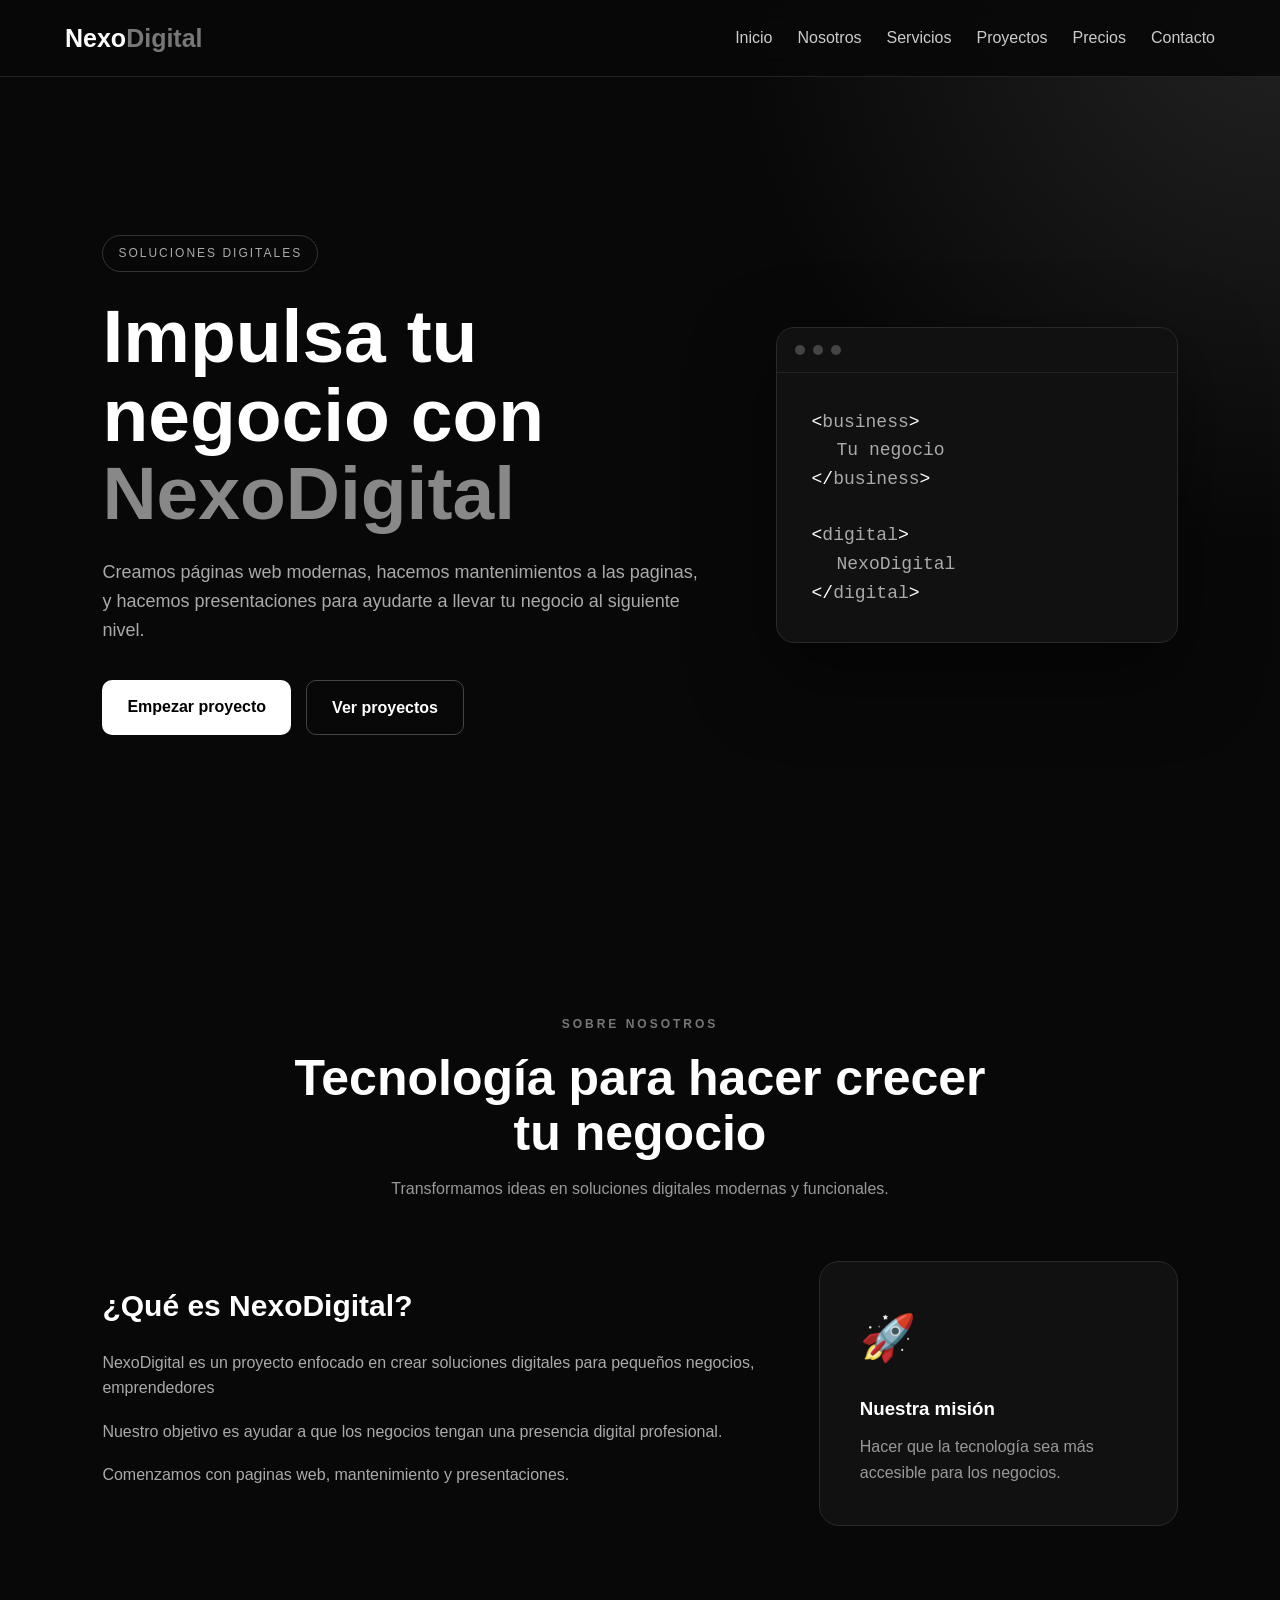
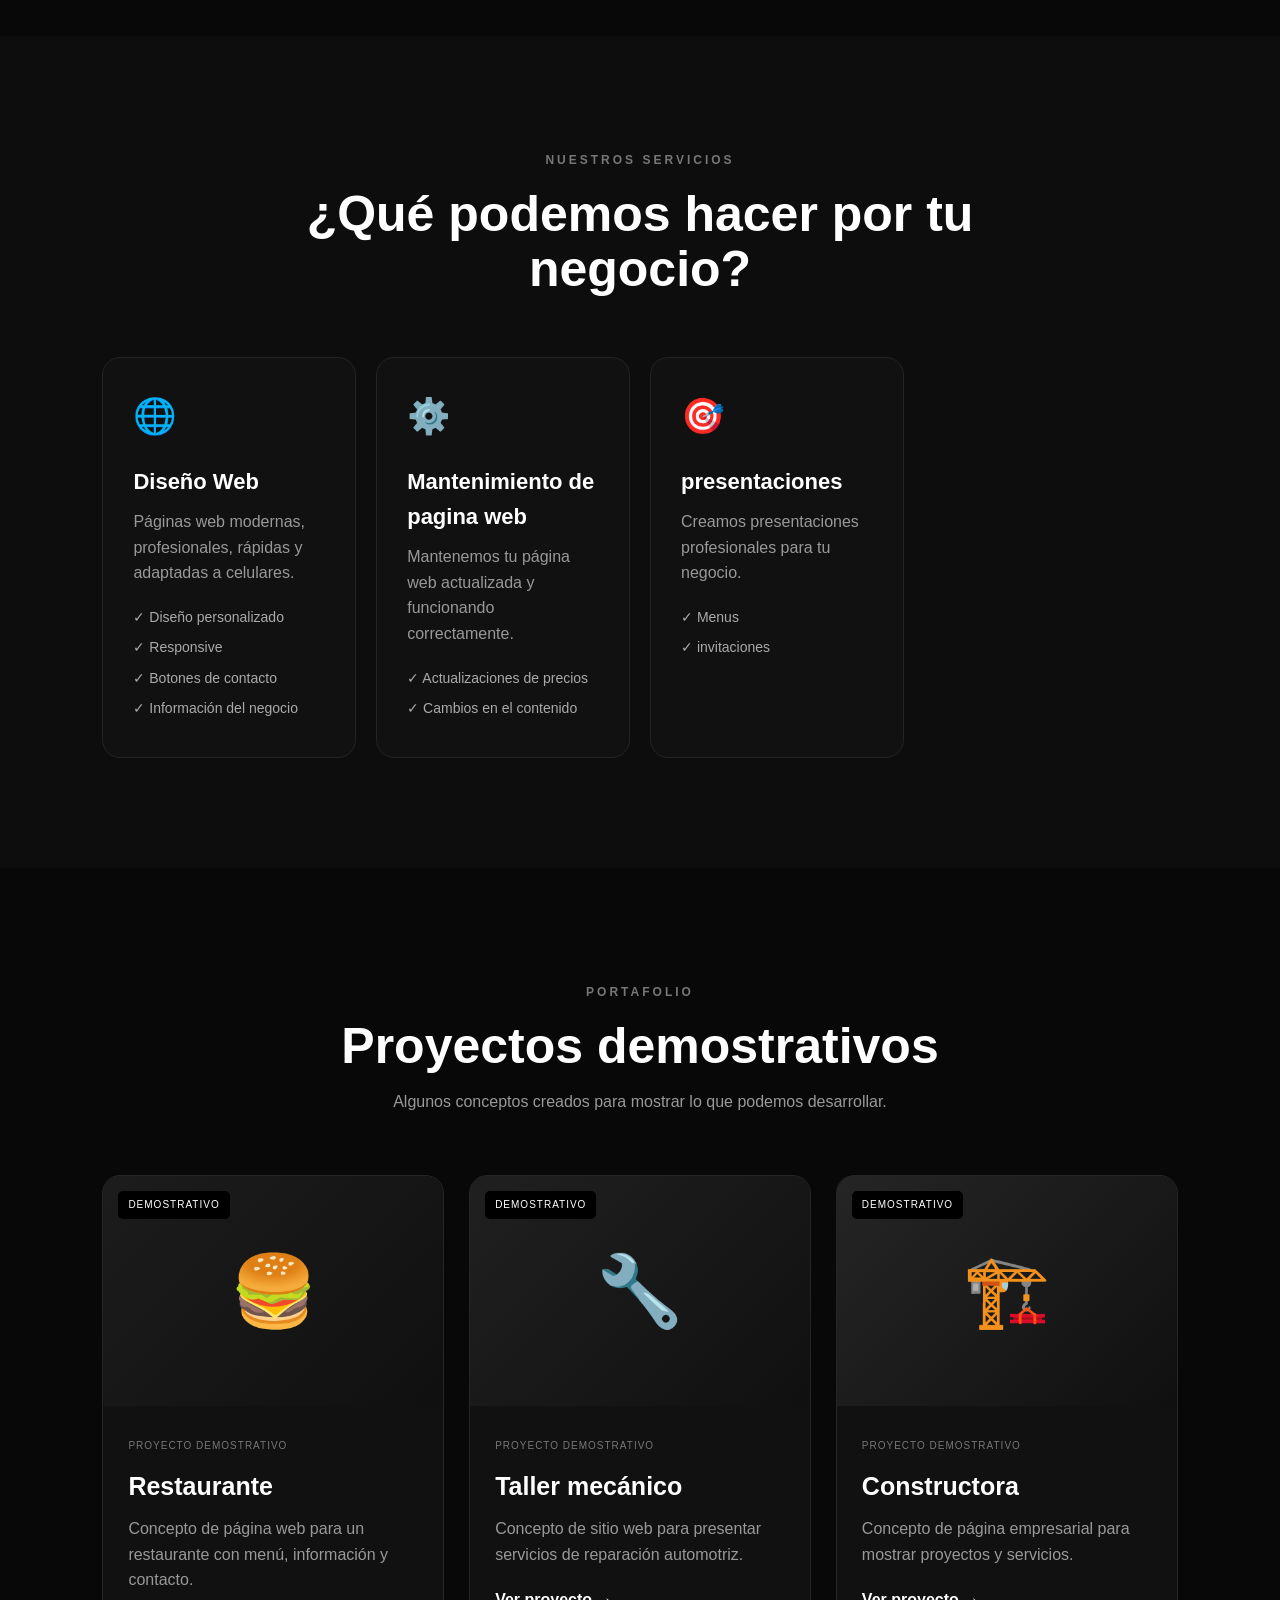
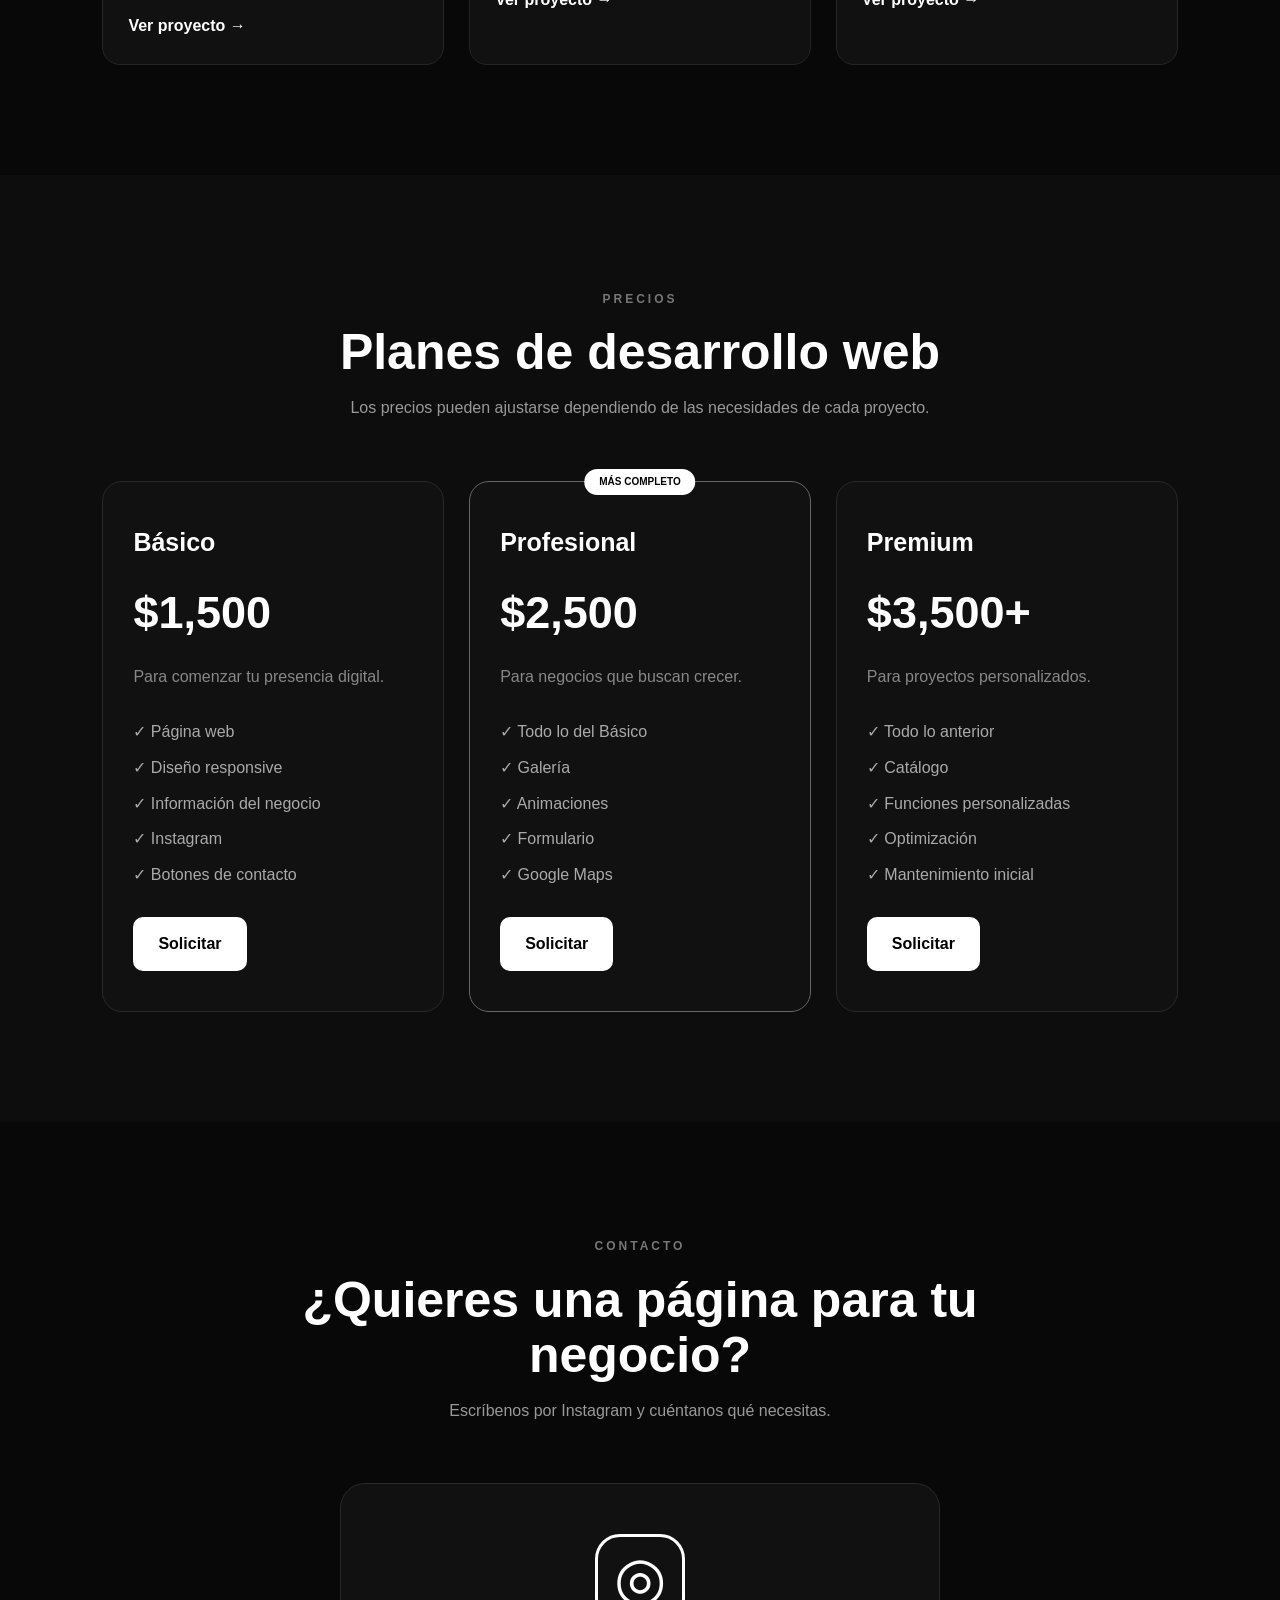
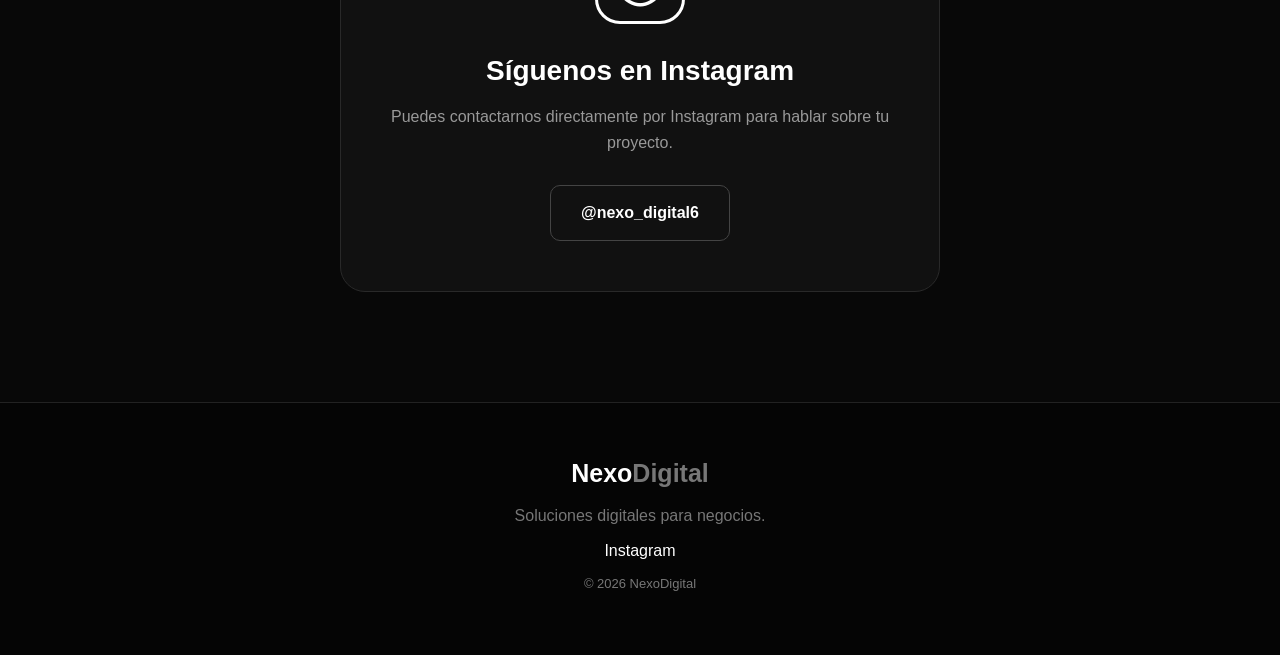
<file: index.html>
<!DOCTYPE html>
<html lang="es">

<head>
    <meta charset="UTF-8">
    <meta name="viewport" content="width=device-width, initial-scale=1.0">

    <title>NexoDigital | Soluciones Digitales</title>

    <meta
        name="description"
        content="NexoDigital crea páginas web, dashboards y soluciones digitales para negocios."
    >

    <link rel="stylesheet" href="style.css">
</head>


<body>

    <!-- =========================
         NAVEGACIÓN
    ========================== -->

    <header>

        <nav class="navbar">

            <a href="#inicio" class="logo">
                Nexo<span>Digital</span>
            </a>

            <ul class="nav-links">

                <li>
                    <a href="#inicio">Inicio</a>
                </li>

                <li>
                    <a href="#nosotros">Nosotros</a>
                </li>

                <li>
                    <a href="#servicios">Servicios</a>
                </li>

                <li>
                    <a href="#proyectos">Proyectos</a>
                </li>

                <li>
                    <a href="#precios">Precios</a>
                </li>

                <li>
                    <a href="#contacto">Contacto</a>
                </li>

            </ul>

            <button class="menu-button" id="menuButton">
                ☰
            </button>

        </nav>

    </header>


    <!-- =========================
         INICIO
    ========================== -->

    <main>

        <section id="inicio" class="hero">

            <div class="hero-content">

                <div class="hero-badge">
                    SOLUCIONES DIGITALES
                </div>

                <h1>
                    Impulsa tu negocio con
                    <span>NexoDigital</span>
                </h1>

                <p>
                    Creamos páginas web modernas, hacemos mantenimientos a las paginas,
                    y hacemos presentaciones
                    para ayudarte a llevar tu negocio al siguiente nivel.
                </p>

                <div class="hero-buttons">

                    <a href="#contacto" class="button">
                        Empezar proyecto
                    </a>

                    <a href="#proyectos" class="button secondary">
                        Ver proyectos
                    </a>

                </div>

            </div>


            <div class="hero-card">

                <div class="code-window">

                    <div class="window-top">

                        <span></span>
                        <span></span>
                        <span></span>

                    </div>

                    <div class="code-content">

                        <p>
                            <span>&lt;</span>business<span>&gt;</span>
                        </p>

                        <p class="indent">
                            Tu negocio
                        </p>

                        <p>
                            <span>&lt;/</span>business<span>&gt;</span>
                        </p>

                        <br>

                        <p>
                            <span>&lt;</span>digital<span>&gt;</span>
                        </p>

                        <p class="indent">
                            NexoDigital
                        </p>

                        <p>
                            <span>&lt;/</span>digital<span>&gt;</span>
                        </p>

                    </div>

                </div>

            </div>

        </section>


        <!-- =========================
             NOSOTROS
        ========================== -->

        <section id="nosotros" class="section">

            <div class="section-title">

                <span>SOBRE NOSOTROS</span>

                <h2>
                    Tecnología para hacer crecer tu negocio
                </h2>

                <p>
                    Transformamos ideas en soluciones digitales
                    modernas y funcionales.
                </p>

            </div>


            <div class="about-grid">

                <div class="about-text">

                    <h3>
                        ¿Qué es NexoDigital?
                    </h3>

                    <p>
                        NexoDigital es un proyecto enfocado en crear
                        soluciones digitales para pequeños negocios,
                        emprendedores
                    </p>

                    <p>
                        Nuestro objetivo es ayudar a que los negocios
                        tengan una presencia digital profesional.
                    </p>

                    <p>
                        Comenzamos con paginas web, mantenimiento y presentaciones.
                    </p>

                </div>


                <div class="about-box">

                    <div class="about-icon">
                        🚀
                    </div>

                    <h3>
                        Nuestra misión
                    </h3>

                    <p>
                        Hacer que la tecnología sea más accesible
                        para los negocios.
                    </p>

                </div>

            </div>

        </section>


        <!-- =========================
             SERVICIOS
        ========================== -->

        <section id="servicios" class="section dark-section">

            <div class="section-title">

                <span>NUESTROS SERVICIOS</span>

                <h2>
                    ¿Qué podemos hacer por tu negocio?
                </h2>

            </div>


            <div class="services-grid">


                <article class="service-card">

                    <div class="service-icon">
                        🌐
                    </div>

                    <h3>
                        Diseño Web
                    </h3>

                    <p>
                        Páginas web modernas, profesionales,
                        rápidas y adaptadas a celulares.
                    </p>

                    <ul>

                        <li>✓ Diseño personalizado</li>
                        <li>✓ Responsive</li>
                        <li>✓ Botones de contacto</li>
                        <li>✓ Información del negocio</li>

                    </ul>

                </article>

                <article class="service-card">

                    <div class="service-icon">
                        ⚙️
                    </div>

                    <h3>
                        Mantenimiento de pagina web
                    </h3>

                    <p>
                        Mantenemos tu página web actualizada
                        y funcionando correctamente.
                    </p>

                    <ul>

                        <li>✓ Actualizaciones de precios</li>
                        <li>✓ Cambios en el contenido</li>


                    </ul>

                </article>

                <article class="service-card">

                    <div class="service-icon">
                        🎯
                    </div>

                    <h3>
                        presentaciones
                    </h3>

                    <p>
                        Creamos presentaciones profesionales
                        para tu negocio.
                    </p>

                    <ul>


                        <li>✓ Menus </li>
                        <li>✓ invitaciones </li>


                    </ul>
                </div>

        </section>


        <!-- =========================
             PROYECTOS
        ========================== -->

        <section id="proyectos" class="section">

            <div class="section-title">

                <span>PORTAFOLIO</span>

                <h2>
                    Proyectos demostrativos
                </h2>

                <p>
                    Algunos conceptos creados para mostrar
                    lo que podemos desarrollar.
                </p>

            </div>


            <div class="projects-grid">


                <!-- RESTAURANTE -->

                <article class="project-card">

                    <div class="project-image restaurant-image">

                        <div class="project-icon">
                            🍔
                        </div>

                        <span>
                            DEMOSTRATIVO
                        </span>

                    </div>


                    <div class="project-content">

                        <small>
                            PROYECTO DEMOSTRATIVO
                        </small>

                        <h3>
                            Restaurante
                        </h3>

                        <p>
                            Concepto de página web para un
                            restaurante con menú, información
                            y contacto.
                        </p>

                        <a
                            href="proyectos/restaurante/index.html"
                            class="project-button"
                        >
                            Ver proyecto →
                        </a>

                    </div>

                </article>


                <!-- TALLER -->

                <article class="project-card">

                    <div class="project-image mechanic-image">

                        <div class="project-icon">
                            🔧
                        </div>

                        <span>
                            DEMOSTRATIVO
                        </span>

                    </div>


                    <div class="project-content">

                        <small>
                            PROYECTO DEMOSTRATIVO
                        </small>

                        <h3>
                            Taller mecánico
                        </h3>

                        <p>
                            Concepto de sitio web para presentar
                            servicios de reparación automotriz.
                        </p>

                        <a
                            href="proyectos/taller/index.html"
                            class="project-button"
                        >
                            Ver proyecto →
                        </a>

                    </div>

                </article>


                <!-- CONSTRUCTORA -->

                <article class="project-card">

                    <div class="project-image construction-image">

                        <div class="project-icon">
                            🏗️
                        </div>

                        <span>
                            DEMOSTRATIVO
                        </span>

                    </div>


                    <div class="project-content">

                        <small>
                            PROYECTO DEMOSTRATIVO
                        </small>

                        <h3>
                            Constructora
                        </h3>

                        <p>
                            Concepto de página empresarial para
                            mostrar proyectos y servicios.
                        </p>

                        <a
                            href="proyectos/constructora/index.html"
                            class="project-button"
                        >
                            Ver proyecto →
                        </a>

                    </div>

                </article>

            </div>

        </section>


        <!-- =========================
             PRECIOS
        ========================== -->

        <section id="precios" class="section dark-section">

            <div class="section-title">

                <span>PRECIOS</span>

                <h2>
                    Planes de desarrollo web
                </h2>

                <p>
                    Los precios pueden ajustarse dependiendo
                    de las necesidades de cada proyecto.
                </p>

            </div>


            <div class="pricing-grid">


                <!-- BÁSICO -->

                <article class="price-card">

                    <h3>
                        Básico
                    </h3>

                    <div class="price">
                        $1,500
                    </div>

                    <p>
                        Para comenzar tu presencia digital.
                    </p>

                    <ul>

                        <li>✓ Página web</li>
                        <li>✓ Diseño responsive</li>
                        <li>✓ Información del negocio</li>
                        <li>✓ Instagram</li>
                        <li>✓ Botones de contacto</li>

                    </ul>

                    <a
                        href="#contacto"
                        class="button"
                    >
                        Solicitar

                    </a>

                </article>


                <!-- PROFESIONAL -->

                <article class="price-card featured">

                    <div class="popular">
                        MÁS COMPLETO
                    </div>

                    <h3>
                        Profesional
                    </h3>

                    <div class="price">
                        $2,500
                    </div>

                    <p>
                        Para negocios que buscan crecer.
                    </p>

                    <ul>

                        <li>✓ Todo lo del Básico</li>
                        <li>✓ Galería</li>
                        <li>✓ Animaciones</li>
                        <li>✓ Formulario</li>
                        <li>✓ Google Maps</li>

                    </ul>

                    <a
                        href="#contacto"
                        class="button"
                    >
                        Solicitar

                    </a>

                </article>


                <!-- PREMIUM -->

                <article class="price-card">

                    <h3>
                        Premium
                    </h3>

                    <div class="price">
                        $3,500+
                    </div>

                    <p>
                        Para proyectos personalizados.
                    </p>

                    <ul>

                        <li>✓ Todo lo anterior</li>
                        <li>✓ Catálogo</li>
                        <li>✓ Funciones personalizadas</li>
                        <li>✓ Optimización</li>
                        <li>✓ Mantenimiento inicial</li>

                    </ul>

                    <a
                        href="#contacto"
                        class="button"
                    >
                        Solicitar

                    </a>

                </article>

            </div>

        </section>


        <!-- =========================
             CONTACTO
        ========================== -->

        <section id="contacto" class="section contact-section">

            <div class="section-title">

                <span>CONTACTO</span>

                <h2>
                    ¿Quieres una página para tu negocio?
                </h2>

                <p>
                    Escríbenos por Instagram y cuéntanos
                    qué necesitas.
                </p>

            </div>


            <div class="instagram-contact">

                <div class="instagram-logo">
                    ◎
                </div>

                <h3>
                    Síguenos en Instagram
                </h3>

                <p>
                    Puedes contactarnos directamente por
                    Instagram para hablar sobre tu proyecto.
                </p>


                <!--
                    CAMBIA TUUSUARIO POR TU USUARIO REAL
                -->

                <a
                    href="https://instagram.com/nexo_digital6"
                    target="_blank"
                    class="instagram-button"
                >
                    @nexo_digital6
                </a>

            </div>

        </section>

    </main>


    <!-- =========================
         FOOTER
    ========================== -->

    <footer>

        <div class="footer-logo">
            Nexo<span>Digital</span>
        </div>

        <p>
            Soluciones digitales para negocios.
        </p>

        <a
            href="https://instagram.com/TUUSUARIO"
            target="_blank"
        >
            Instagram
        </a>

        <p class="copyright">
            © 2026 NexoDigital
        </p>

    </footer>


    <script src="script.js"></script>

</body>

</html>
</file>
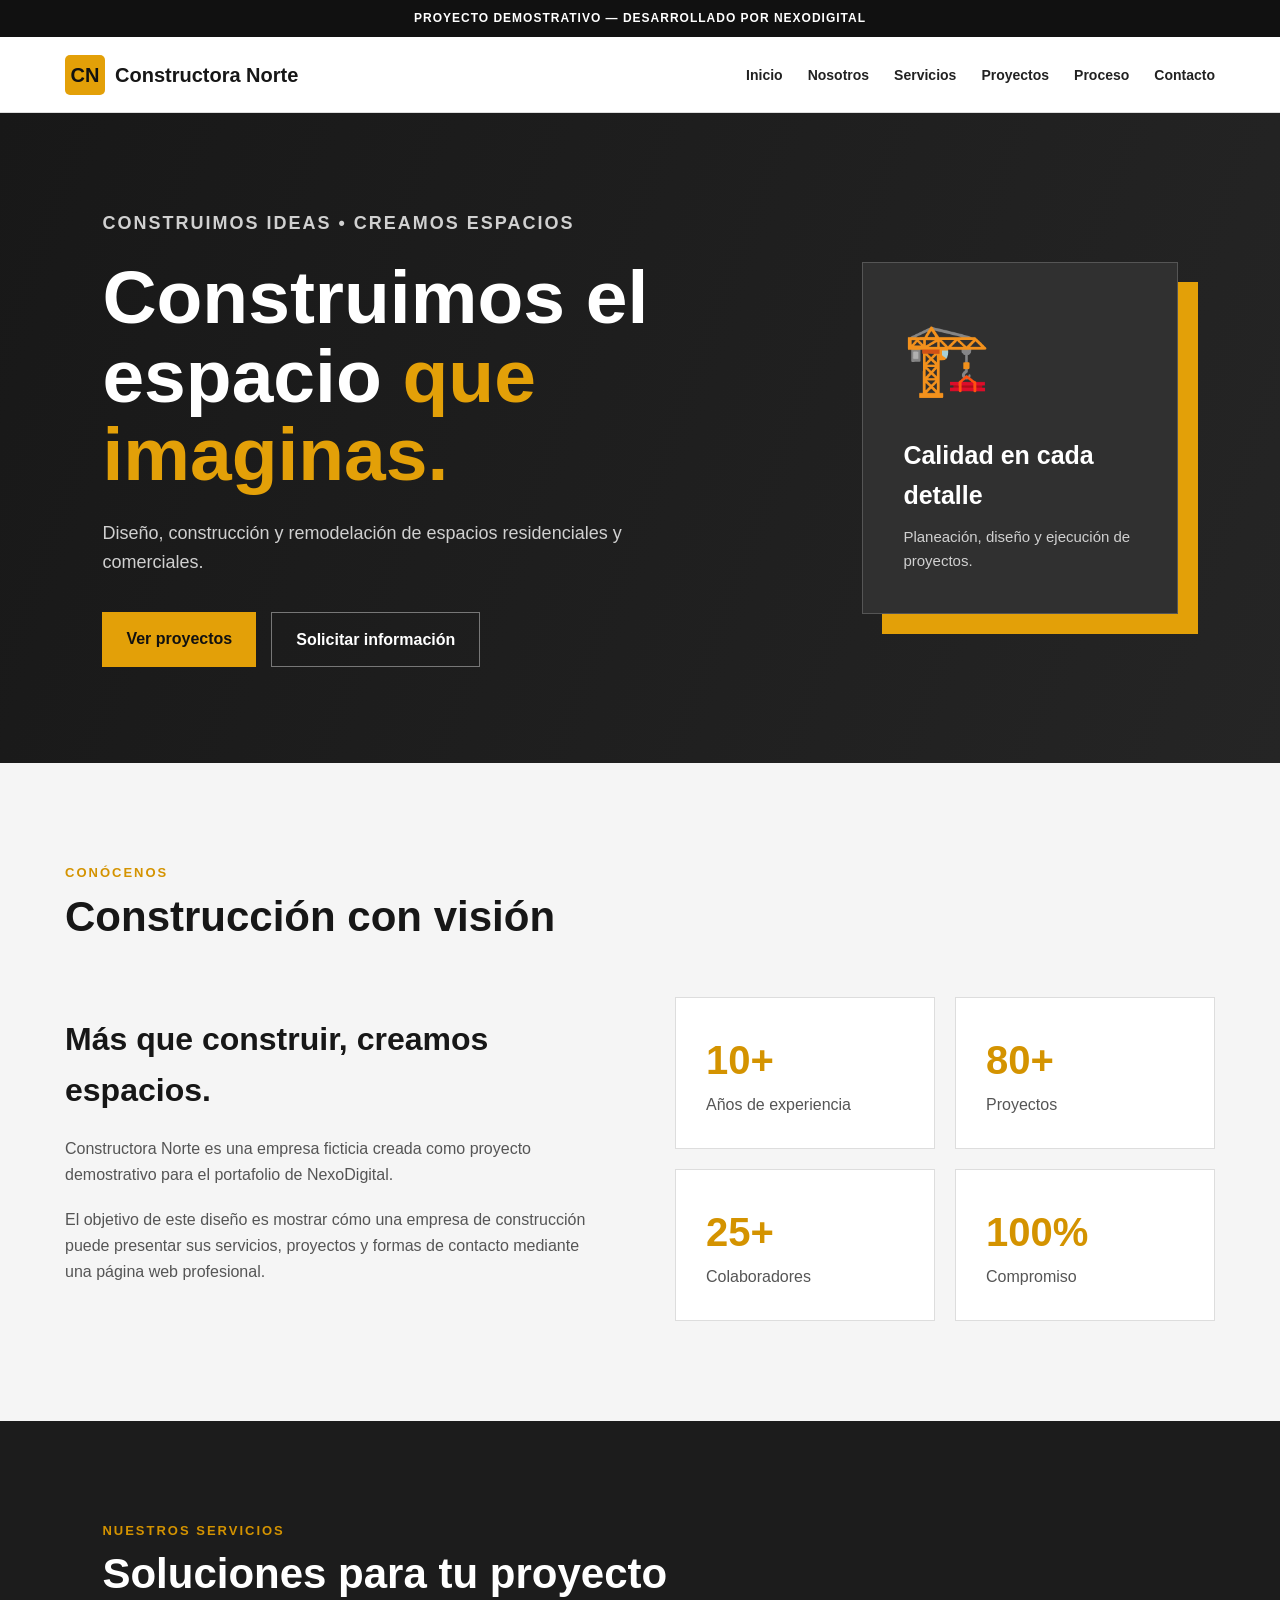
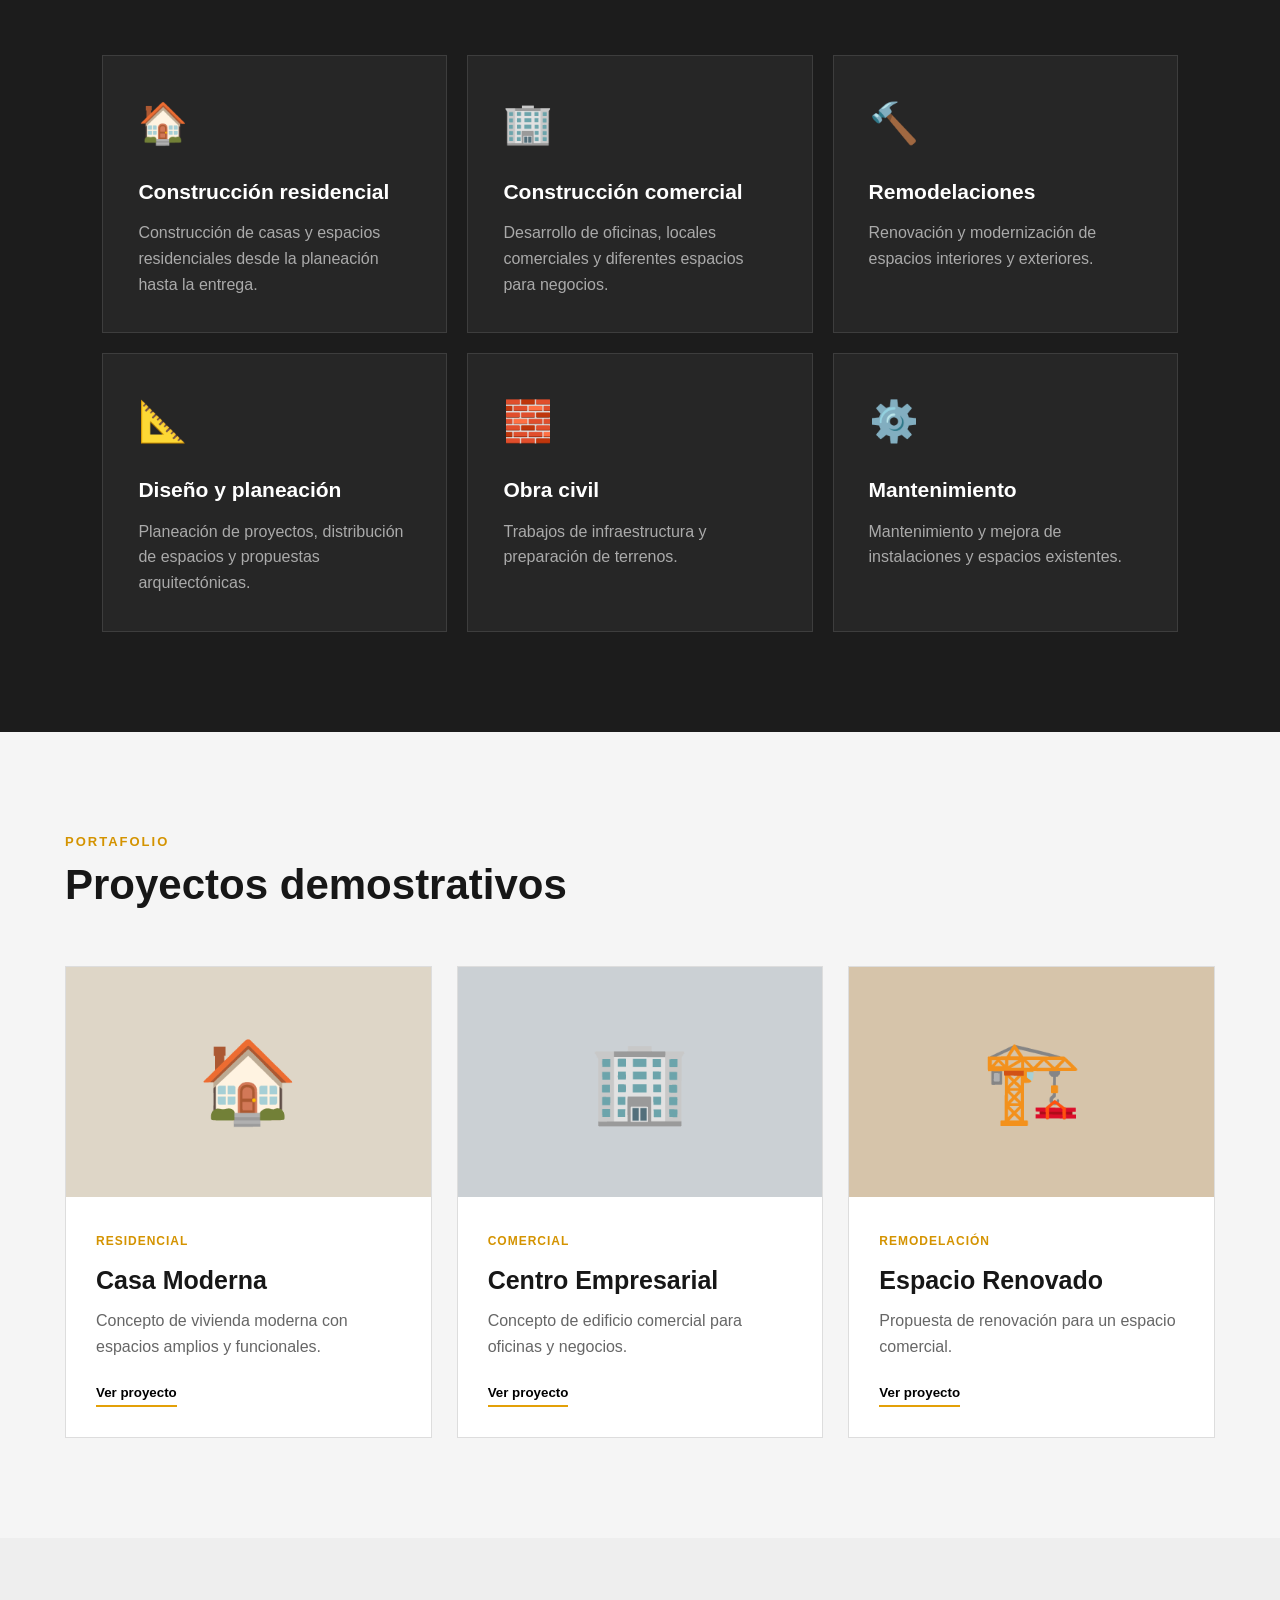
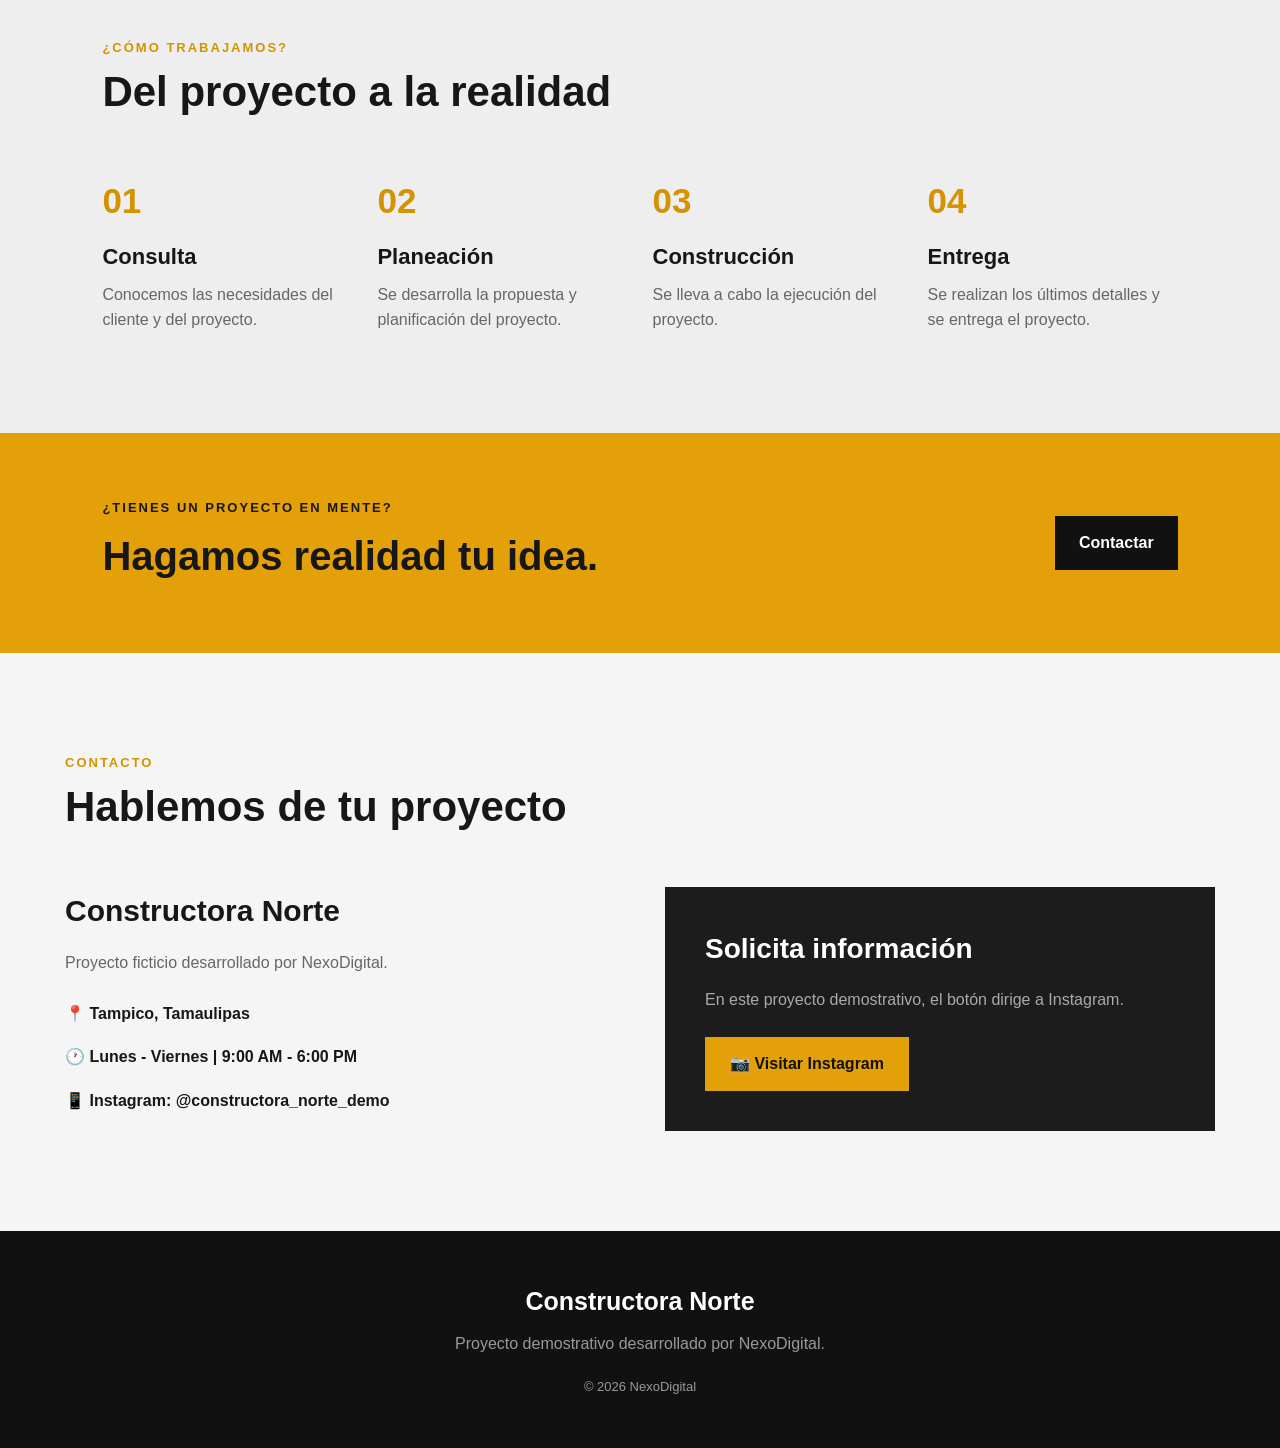
<file: proyectos/constructora/index.html>
<!DOCTYPE html>
<html lang="es">
<head>
    <meta charset="UTF-8">
    <meta name="viewport" content="width=device-width, initial-scale=1.0">

    <title>Constructora Norte | Proyecto Demostrativo</title>

    <link rel="stylesheet" href="style.css">
</head>

<body>

    <!-- AVISO DEMO -->
    <div class="demo">
        PROYECTO DEMOSTRATIVO — DESARROLLADO POR NEXODIGITAL
    </div>

    <!-- NAVBAR -->
    <header>

        <nav class="navbar">

            <div class="logo">
                <span>CN</span>
                Constructora Norte
            </div>

            <button class="menu-btn" id="menuBtn">
                ☰
            </button>

            <ul class="nav-links" id="navLinks">
                <li><a href="#inicio">Inicio</a></li>
                <li><a href="#nosotros">Nosotros</a></li>
                <li><a href="#servicios">Servicios</a></li>
                <li><a href="#proyectos">Proyectos</a></li>
                <li><a href="#proceso">Proceso</a></li>
                <li><a href="#contacto">Contacto</a></li>
            </ul>

        </nav>

    </header>


    <!-- HERO -->
    <section class="hero" id="inicio">

        <div class="hero-content">

            <p class="small-title">
                CONSTRUIMOS IDEAS • CREAMOS ESPACIOS
            </p>

            <h1>
                Construimos el espacio
                <span>que imaginas.</span>
            </h1>

            <p>
                Diseño, construcción y remodelación de espacios
                residenciales y comerciales.
            </p>

            <div class="hero-buttons">

                <a href="#proyectos" class="btn primary">
                    Ver proyectos
                </a>

                <a href="#contacto" class="btn secondary">
                    Solicitar información
                </a>

            </div>

        </div>

        <div class="hero-card">

            <div class="building-icon">
                🏗️
            </div>

            <h3>
                Calidad en cada detalle
            </h3>

            <p>
                Planeación, diseño y ejecución
                de proyectos.
            </p>

        </div>

    </section>


    <!-- NOSOTROS -->
    <section class="section" id="nosotros">

        <div class="section-title">

            <p>CONÓCENOS</p>

            <h2>
                Construcción con visión
            </h2>

        </div>

        <div class="about">

            <div class="about-text">

                <h3>
                    Más que construir,
                    creamos espacios.
                </h3>

                <p>
                    Constructora Norte es una empresa ficticia
                    creada como proyecto demostrativo para
                    el portafolio de NexoDigital.
                </p>

                <p>
                    El objetivo de este diseño es mostrar cómo
                    una empresa de construcción puede presentar
                    sus servicios, proyectos y formas de contacto
                    mediante una página web profesional.
                </p>

            </div>

            <div class="stats">

                <div class="stat">
                    <strong>10+</strong>
                    <span>Años de experiencia</span>
                </div>

                <div class="stat">
                    <strong>80+</strong>
                    <span>Proyectos</span>
                </div>

                <div class="stat">
                    <strong>25+</strong>
                    <span>Colaboradores</span>
                </div>

                <div class="stat">
                    <strong>100%</strong>
                    <span>Compromiso</span>
                </div>

            </div>

        </div>

    </section>


    <!-- SERVICIOS -->
    <section class="section dark" id="servicios">

        <div class="section-title">

            <p>NUESTROS SERVICIOS</p>

            <h2>
                Soluciones para tu proyecto
            </h2>

        </div>

        <div class="services">

            <article class="service">

                <div class="service-icon">
                    🏠
                </div>

                <h3>
                    Construcción residencial
                </h3>

                <p>
                    Construcción de casas y espacios
                    residenciales desde la planeación
                    hasta la entrega.
                </p>

            </article>


            <article class="service">

                <div class="service-icon">
                    🏢
                </div>

                <h3>
                    Construcción comercial
                </h3>

                <p>
                    Desarrollo de oficinas, locales
                    comerciales y diferentes espacios
                    para negocios.
                </p>

            </article>


            <article class="service">

                <div class="service-icon">
                    🔨
                </div>

                <h3>
                    Remodelaciones
                </h3>

                <p>
                    Renovación y modernización de
                    espacios interiores y exteriores.
                </p>

            </article>


            <article class="service">

                <div class="service-icon">
                    📐
                </div>

                <h3>
                    Diseño y planeación
                </h3>

                <p>
                    Planeación de proyectos, distribución
                    de espacios y propuestas arquitectónicas.
                </p>

            </article>


            <article class="service">

                <div class="service-icon">
                    🧱
                </div>

                <h3>
                    Obra civil
                </h3>

                <p>
                    Trabajos de infraestructura y
                    preparación de terrenos.
                </p>

            </article>


            <article class="service">

                <div class="service-icon">
                    ⚙️
                </div>

                <h3>
                    Mantenimiento
                </h3>

                <p>
                    Mantenimiento y mejora de
                    instalaciones y espacios existentes.
                </p>

            </article>

        </div>

    </section>


    <!-- PROYECTOS -->
    <section class="section" id="proyectos">

        <div class="section-title">

            <p>PORTAFOLIO</p>

            <h2>
                Proyectos demostrativos
            </h2>

        </div>

        <div class="projects">

            <article class="project">

                <div class="project-image house">
                    🏠
                </div>

                <div class="project-content">

                    <span>
                        RESIDENCIAL
                    </span>

                    <h3>
                        Casa Moderna
                    </h3>

                    <p>
                        Concepto de vivienda moderna
                        con espacios amplios y funcionales.
                    </p>

                    <button class="project-btn">
                        Ver proyecto
                    </button>

                </div>

            </article>


            <article class="project">

                <div class="project-image building">
                    🏢
                </div>

                <div class="project-content">

                    <span>
                        COMERCIAL
                    </span>

                    <h3>
                        Centro Empresarial
                    </h3>

                    <p>
                        Concepto de edificio comercial
                        para oficinas y negocios.
                    </p>

                    <button class="project-btn">
                        Ver proyecto
                    </button>

                </div>

            </article>


            <article class="project">

                <div class="project-image remodel">
                    🏗️
                </div>

                <div class="project-content">

                    <span>
                        REMODELACIÓN
                    </span>

                    <h3>
                        Espacio Renovado
                    </h3>

                    <p>
                        Propuesta de renovación para
                        un espacio comercial.
                    </p>

                    <button class="project-btn">
                        Ver proyecto
                    </button>

                </div>

            </article>

        </div>

    </section>


    <!-- PROCESO -->
    <section class="section process-section" id="proceso">

        <div class="section-title">

            <p>¿CÓMO TRABAJAMOS?</p>

            <h2>
                Del proyecto a la realidad
            </h2>

        </div>

        <div class="process">

            <div class="step">

                <div class="number">
                    01
                </div>

                <h3>
                    Consulta
                </h3>

                <p>
                    Conocemos las necesidades
                    del cliente y del proyecto.
                </p>

            </div>


            <div class="step">

                <div class="number">
                    02
                </div>

                <h3>
                    Planeación
                </h3>

                <p>
                    Se desarrolla la propuesta
                    y planificación del proyecto.
                </p>

            </div>


            <div class="step">

                <div class="number">
                    03
                </div>

                <h3>
                    Construcción
                </h3>

                <p>
                    Se lleva a cabo la ejecución
                    del proyecto.
                </p>

            </div>


            <div class="step">

                <div class="number">
                    04
                </div>

                <h3>
                    Entrega
                </h3>

                <p>
                    Se realizan los últimos detalles
                    y se entrega el proyecto.
                </p>

            </div>

        </div>

    </section>


    <!-- CTA -->
    <section class="cta">

        <div>

            <p>
                ¿TIENES UN PROYECTO EN MENTE?
            </p>

            <h2>
                Hagamos realidad tu idea.
            </h2>

        </div>

        <a href="#contacto" class="btn primary">
            Contactar
        </a>

    </section>


    <!-- CONTACTO -->
    <section class="section contact" id="contacto">

        <div class="section-title">

            <p>CONTACTO</p>

            <h2>
                Hablemos de tu proyecto
            </h2>

        </div>

        <div class="contact-container">

            <div class="contact-info">

                <h3>
                    Constructora Norte
                </h3>

                <p>
                    Proyecto ficticio desarrollado
                    por NexoDigital.
                </p>

                <div class="contact-item">
                    📍 Tampico, Tamaulipas
                </div>

                <div class="contact-item">
                    🕐 Lunes - Viernes | 9:00 AM - 6:00 PM
                </div>

                <div class="contact-item">
                    📱 Instagram: @constructora_norte_demo
                </div>

            </div>


            <div class="contact-card">

                <h3>
                    Solicita información
                </h3>

                <p>
                    En este proyecto demostrativo,
                    el botón dirige a Instagram.
                </p>

                <a
                    href="https://instagram.com/"
                    target="_blank"
                    class="instagram-btn"
                >
                    📷 Visitar Instagram
                </a>

            </div>

        </div>

    </section>


    <!-- FOOTER -->
    <footer>

        <div class="footer-logo">
            Constructora Norte
        </div>

        <p>
            Proyecto demostrativo desarrollado
            por NexoDigital.
        </p>

        <p class="copyright">
            © 2026 NexoDigital
        </p>

    </footer>


    <script src="script.js"></script>

</body>
</html>
</file>
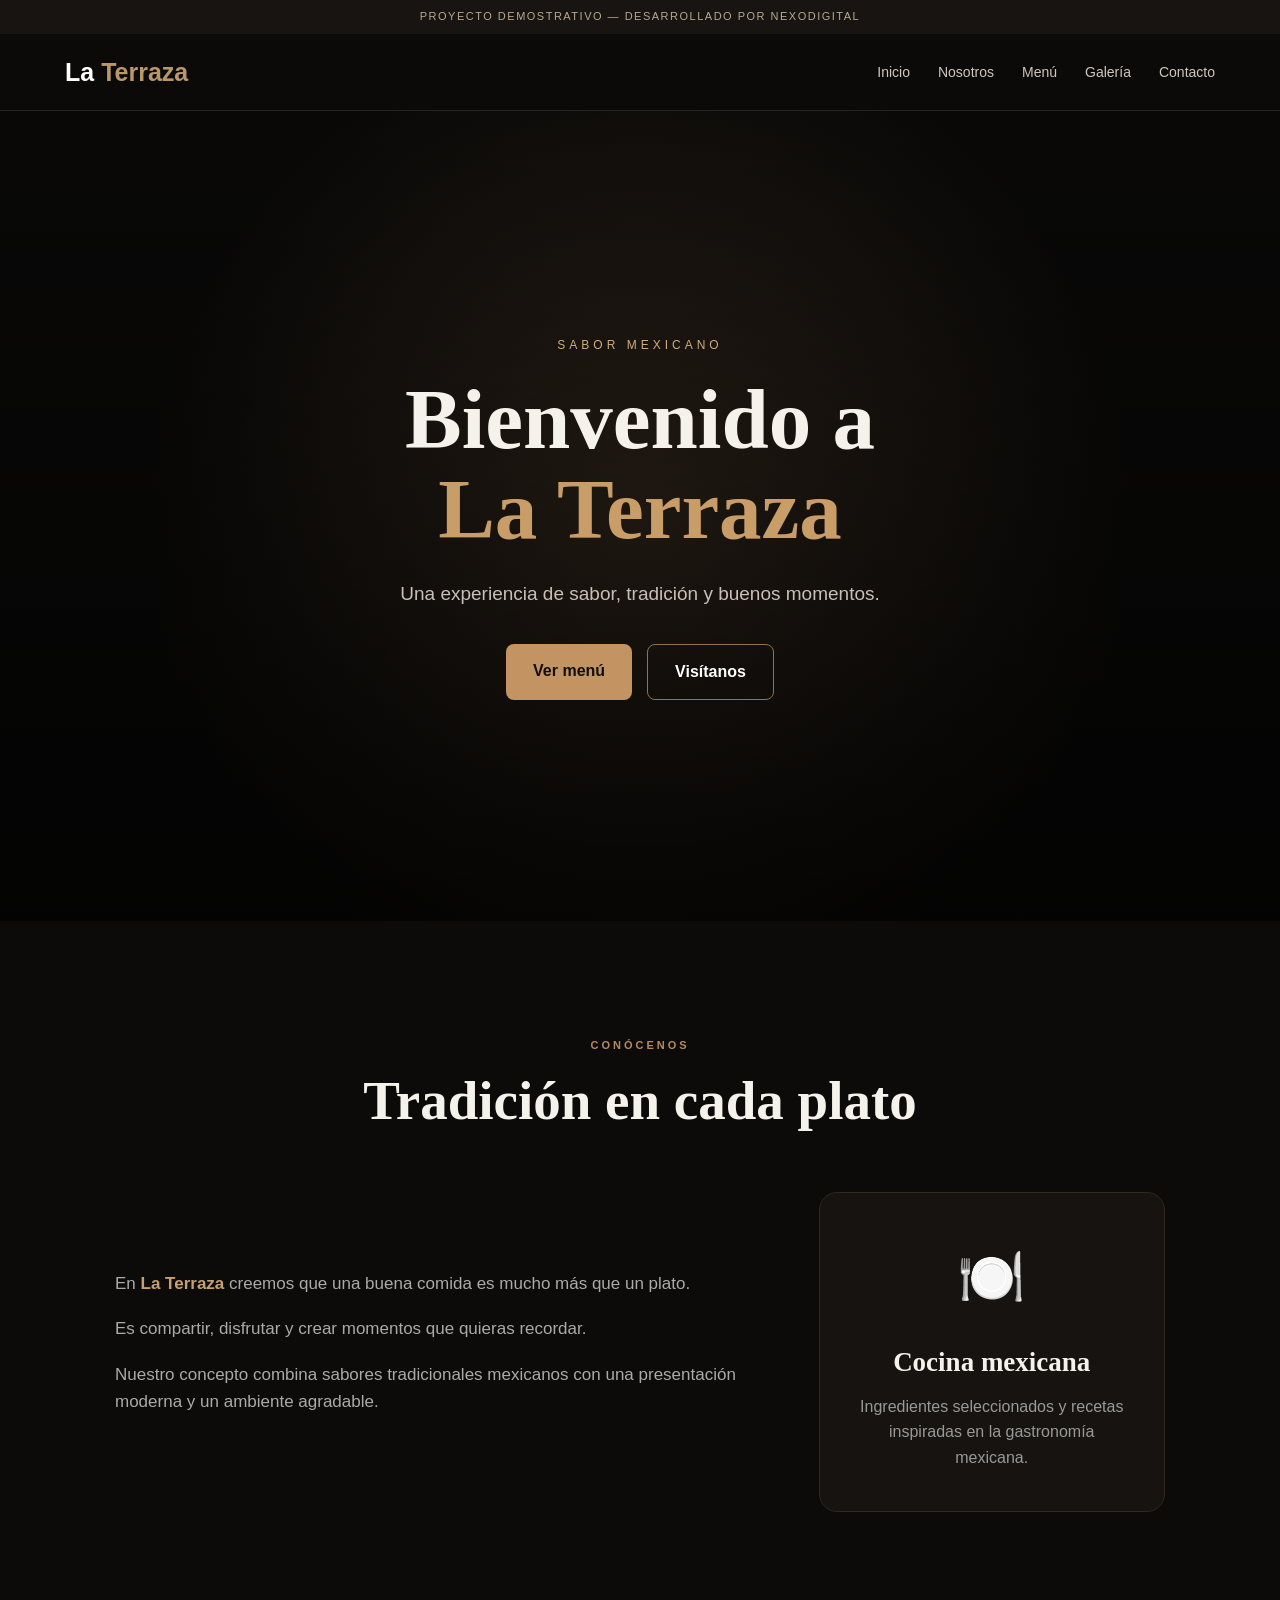
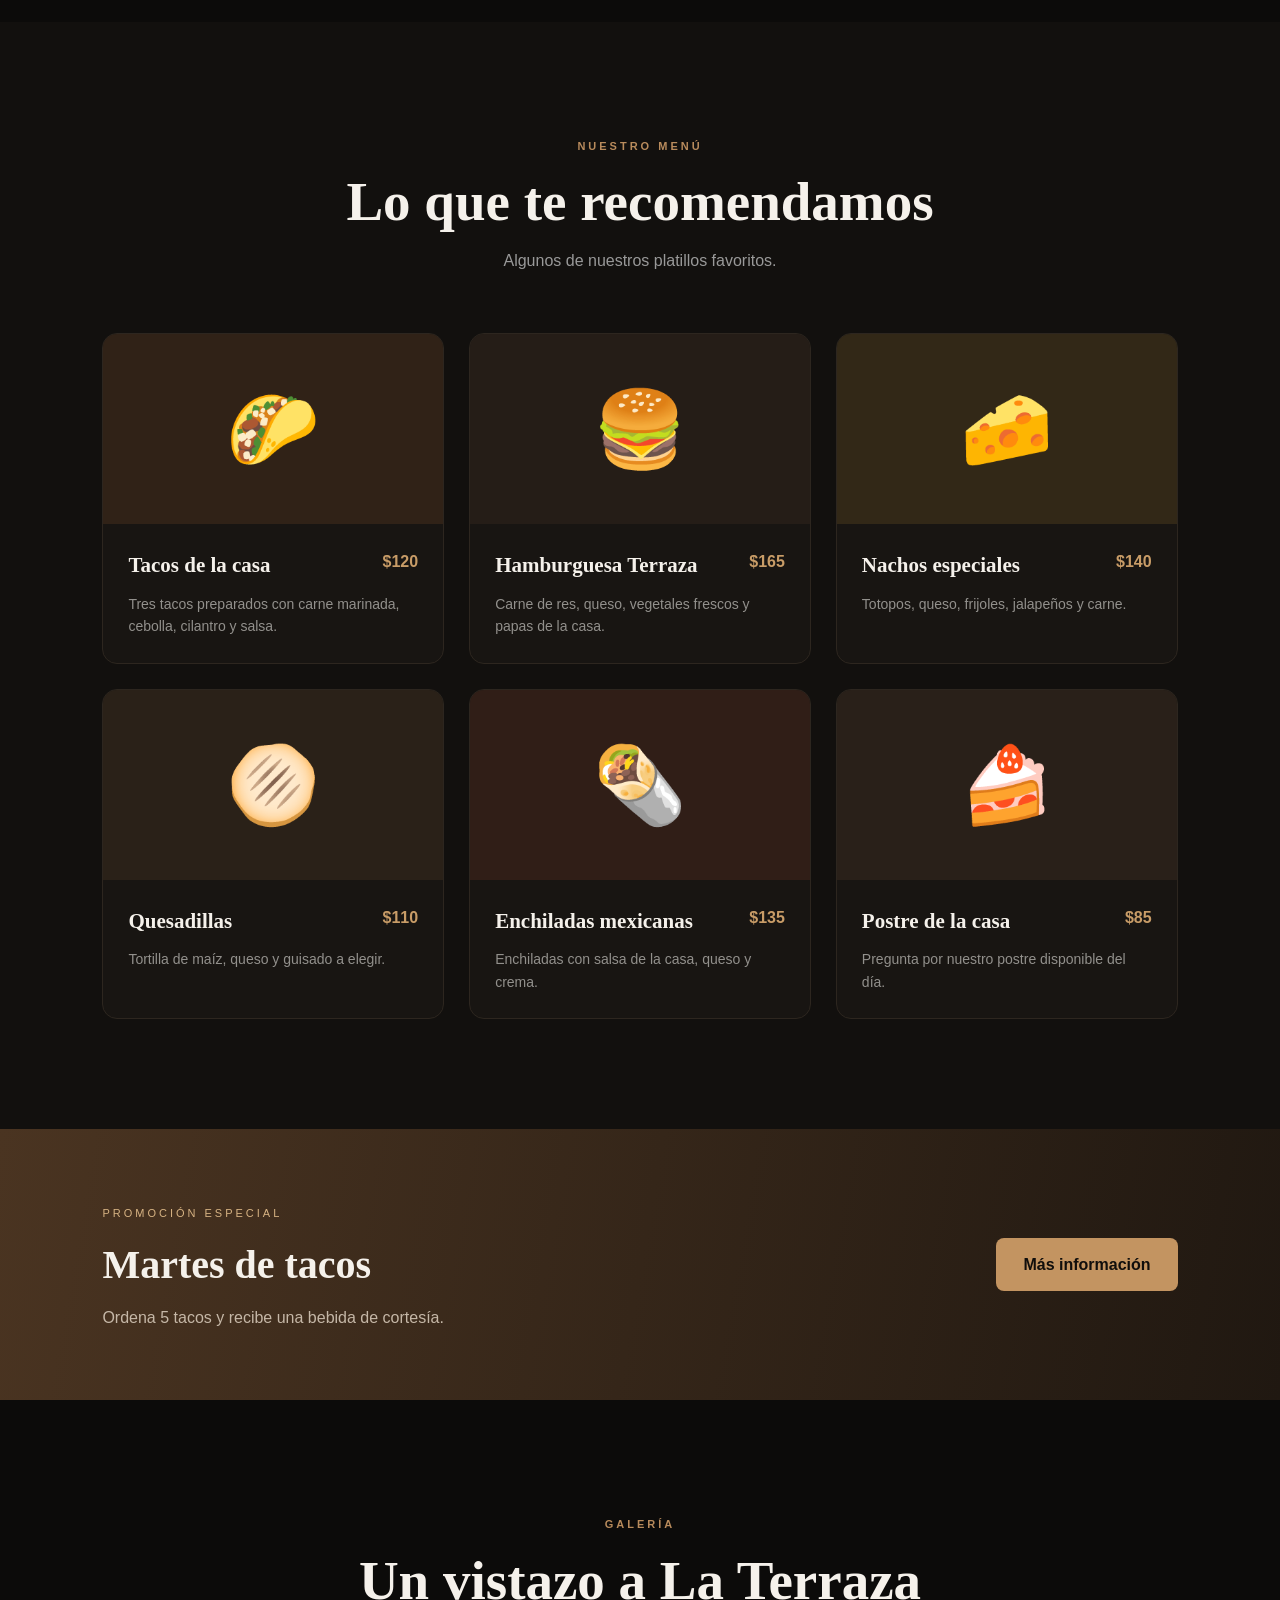
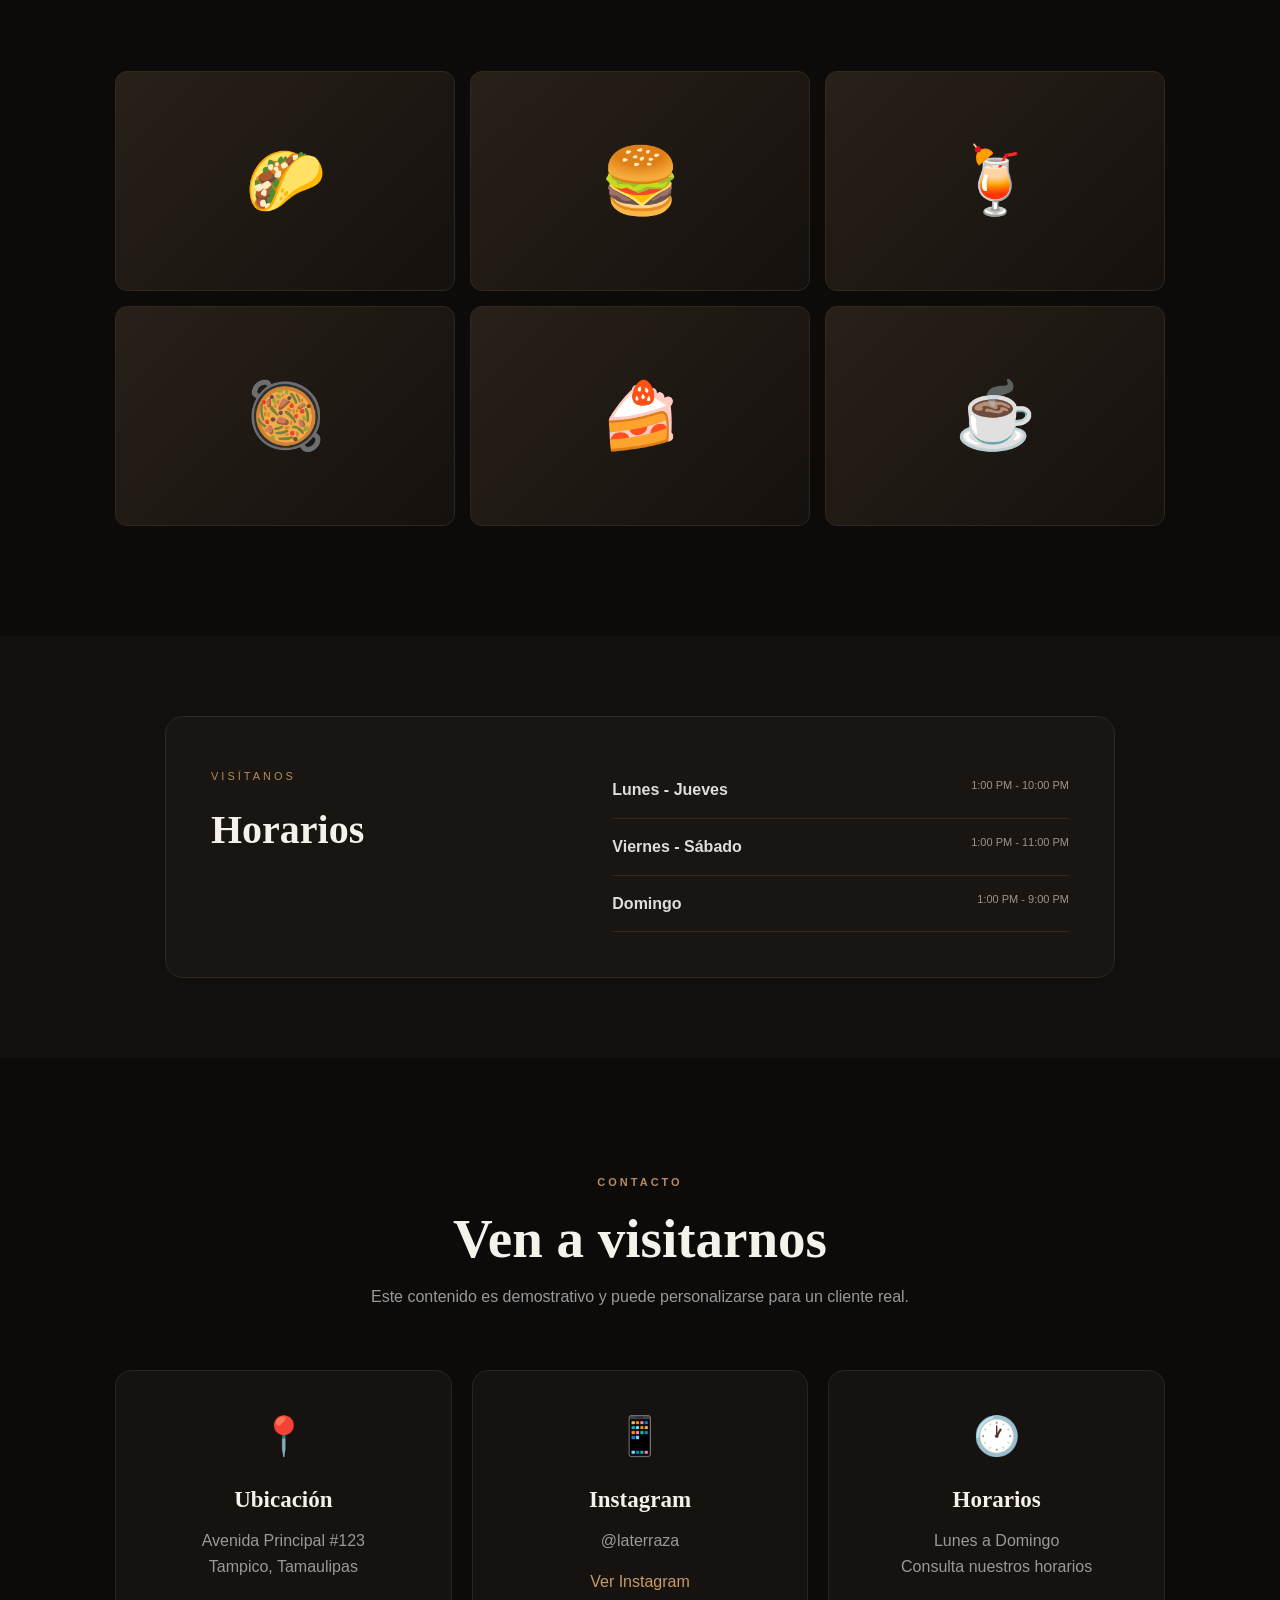
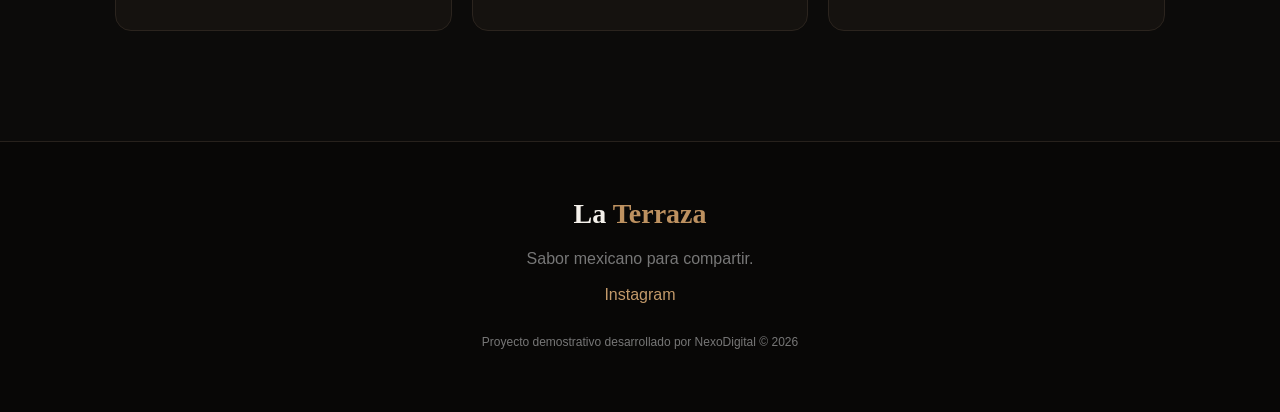
<file: proyectos/restaurante/index.html>
<!DOCTYPE html>
<html lang="es">

<head>

    <meta charset="UTF-8">

    <meta name="viewport" content="width=device-width, initial-scale=1.0">

    <meta
        name="description"
        content="La Terraza - Restaurante mexicano. Proyecto demostrativo de NexoDigital."
    >

    <title>La Terraza | Restaurante</title>

    <link rel="stylesheet" href="style.css">

</head>


<body>


    <!-- =========================
         AVISO DEMOSTRATIVO
    ========================== -->

    <div class="demo-bar">

        PROYECTO DEMOSTRATIVO — DESARROLLADO POR NEXODIGITAL

    </div>


    <!-- =========================
         NAVBAR
    ========================== -->

    <header>

        <nav class="navbar">

            <a href="#inicio" class="logo">
                La <span>Terraza</span>
            </a>


            <button
                class="menu-button"
                id="menuButton"
            >
                ☰
            </button>


            <ul class="nav-links" id="navLinks">

                <li>
                    <a href="#inicio">Inicio</a>
                </li>

                <li>
                    <a href="#nosotros">Nosotros</a>
                </li>

                <li>
                    <a href="#menu">Menú</a>
                </li>

                <li>
                    <a href="#galeria">Galería</a>
                </li>

                <li>
                    <a href="#contacto">Contacto</a>
                </li>

            </ul>

        </nav>

    </header>


    <main>


        <!-- =========================
             HERO
        ========================== -->

        <section
            id="inicio"
            class="hero"
        >

            <div class="hero-overlay"></div>


            <div class="hero-content">

                <span class="hero-label">
                    SABOR MEXICANO
                </span>


                <h1>
                    Bienvenido a
                    <strong>La Terraza</strong>
                </h1>


                <p>
                    Una experiencia de sabor, tradición
                    y buenos momentos.
                </p>


                <div class="hero-buttons">

                    <a
                        href="#menu"
                        class="button"
                    >
                        Ver menú
                    </a>


                    <a
                        href="#contacto"
                        class="button button-outline"
                    >
                        Visítanos
                    </a>

                </div>

            </div>

        </section>


        <!-- =========================
             NOSOTROS
        ========================== -->

        <section
            id="nosotros"
            class="section"
        >

            <div class="section-title">

                <span>CONÓCENOS</span>

                <h2>
                    Tradición en cada plato
                </h2>

            </div>


            <div class="about">

                <div class="about-text">

                    <p>
                        En <strong>La Terraza</strong> creemos que
                        una buena comida es mucho más que un plato.
                    </p>


                    <p>
                        Es compartir, disfrutar y crear momentos
                        que quieras recordar.
                    </p>


                    <p>
                        Nuestro concepto combina sabores
                        tradicionales mexicanos con una presentación
                        moderna y un ambiente agradable.
                    </p>

                </div>


                <div class="about-card">

                    <div class="about-icon">
                        🍽️
                    </div>

                    <h3>
                        Cocina mexicana
                    </h3>

                    <p>
                        Ingredientes seleccionados y recetas
                        inspiradas en la gastronomía mexicana.
                    </p>

                </div>

            </div>

        </section>


        <!-- =========================
             MENÚ
        ========================== -->

        <section
            id="menu"
            class="section menu-section"
        >

            <div class="section-title">

                <span>NUESTRO MENÚ</span>

                <h2>
                    Lo que te recomendamos
                </h2>

                <p>
                    Algunos de nuestros platillos favoritos.
                </p>

            </div>


            <div class="menu-grid">


                <!-- PLATILLO 1 -->

                <article class="food-card">

                    <div class="food-image tacos">
                        🌮
                    </div>

                    <div class="food-content">

                        <div class="food-title">

                            <h3>
                                Tacos de la casa
                            </h3>

                            <strong>
                                $120
                            </strong>

                        </div>

                        <p>
                            Tres tacos preparados con carne
                            marinada, cebolla, cilantro y salsa.
                        </p>

                    </div>

                </article>


                <!-- PLATILLO 2 -->

                <article class="food-card">

                    <div class="food-image burger">
                        🍔
                    </div>

                    <div class="food-content">

                        <div class="food-title">

                            <h3>
                                Hamburguesa Terraza
                            </h3>

                            <strong>
                                $165
                            </strong>

                        </div>

                        <p>
                            Carne de res, queso, vegetales
                            frescos y papas de la casa.
                        </p>

                    </div>

                </article>


                <!-- PLATILLO 3 -->

                <article class="food-card">

                    <div class="food-image nachos">
                        🧀
                    </div>

                    <div class="food-content">

                        <div class="food-title">

                            <h3>
                                Nachos especiales
                            </h3>

                            <strong>
                                $140
                            </strong>

                        </div>

                        <p>
                            Totopos, queso, frijoles, jalapeños
                            y carne.
                        </p>

                    </div>

                </article>


                <!-- PLATILLO 4 -->

                <article class="food-card">

                    <div class="food-image quesadillas">
                        🫓
                    </div>

                    <div class="food-content">

                        <div class="food-title">

                            <h3>
                                Quesadillas
                            </h3>

                            <strong>
                                $110
                            </strong>

                        </div>

                        <p>
                            Tortilla de maíz, queso y guisado
                            a elegir.
                        </p>

                    </div>

                </article>


                <!-- PLATILLO 5 -->

                <article class="food-card">

                    <div class="food-image enchiladas">
                        🌯
                    </div>

                    <div class="food-content">

                        <div class="food-title">

                            <h3>
                                Enchiladas mexicanas
                            </h3>

                            <strong>
                                $135
                            </strong>

                        </div>

                        <p>
                            Enchiladas con salsa de la casa,
                            queso y crema.
                        </p>

                    </div>

                </article>


                <!-- PLATILLO 6 -->

                <article class="food-card">

                    <div class="food-image dessert">
                        🍰
                    </div>

                    <div class="food-content">

                        <div class="food-title">

                            <h3>
                                Postre de la casa
                            </h3>

                            <strong>
                                $85
                            </strong>

                        </div>

                        <p>
                            Pregunta por nuestro postre
                            disponible del día.
                        </p>

                    </div>

                </article>

            </div>

        </section>


        <!-- =========================
             PROMOCIÓN
        ========================== -->

        <section class="promo">

            <div>

                <span>
                    PROMOCIÓN ESPECIAL
                </span>

                <h2>
                    Martes de tacos
                </h2>

                <p>
                    Ordena 5 tacos y recibe una bebida
                    de cortesía.
                </p>

            </div>


            <a
                href="#contacto"
                class="button"
            >
                Más información
            </a>

        </section>


        <!-- =========================
             GALERÍA
        ========================== -->

        <section
            id="galeria"
            class="section"
        >

            <div class="section-title">

                <span>GALERÍA</span>

                <h2>
                    Un vistazo a La Terraza
                </h2>

            </div>


            <div class="gallery">

                <div class="gallery-item">
                    🌮
                </div>

                <div class="gallery-item">
                    🍔
                </div>

                <div class="gallery-item">
                    🍹
                </div>

                <div class="gallery-item">
                    🥘
                </div>

                <div class="gallery-item">
                    🍰
                </div>

                <div class="gallery-item">
                    ☕
                </div>

            </div>

        </section>


        <!-- =========================
             HORARIOS
        ========================== -->

        <section class="hours-section">

            <div class="hours-card">

                <div>

                    <span>
                        VISÍTANOS
                    </span>

                    <h2>
                        Horarios
                    </h2>

                </div>


                <div class="hours">

                    <p>
                        <strong>Lunes - Jueves</strong>
                        <span>1:00 PM - 10:00 PM</span>
                    </p>

                    <p>
                        <strong>Viernes - Sábado</strong>
                        <span>1:00 PM - 11:00 PM</span>
                    </p>

                    <p>
                        <strong>Domingo</strong>
                        <span>1:00 PM - 9:00 PM</span>
                    </p>

                </div>

            </div>

        </section>


        <!-- =========================
             CONTACTO
        ========================== -->

        <section
            id="contacto"
            class="section contact-section"
        >

            <div class="section-title">

                <span>CONTACTO</span>

                <h2>
                    Ven a visitarnos
                </h2>

                <p>
                    Este contenido es demostrativo y puede
                    personalizarse para un cliente real.
                </p>

            </div>


            <div class="contact-grid">


                <div class="contact-card">

                    <div class="contact-icon">
                        📍
                    </div>

                    <h3>
                        Ubicación
                    </h3>

                    <p>
                        Avenida Principal #123
                        <br>
                        Tampico, Tamaulipas
                    </p>

                </div>


                <div class="contact-card">

                    <div class="contact-icon">
                        📱
                    </div>

                    <h3>
                        Instagram
                    </h3>

                    <p>
                        @laterraza
                    </p>

                    <a
                        href="https://instagram.com/laterraza"
                        target="_blank"
                    >
                        Ver Instagram
                    </a>

                </div>


                <div class="contact-card">

                    <div class="contact-icon">
                        🕐
                    </div>

                    <h3>
                        Horarios
                    </h3>

                    <p>
                        Lunes a Domingo
                        <br>
                        Consulta nuestros horarios
                    </p>

                </div>

            </div>

        </section>

    </main>


    <!-- =========================
         FOOTER
    ========================== -->

    <footer>

        <div class="footer-logo">
            La <span>Terraza</span>
        </div>

        <p>
            Sabor mexicano para compartir.
        </p>

        <a
            href="https://instagram.com/laterraza"
            target="_blank"
        >
            Instagram
        </a>

        <p class="copyright">

            Proyecto demostrativo desarrollado por
            NexoDigital © 2026

        </p>

    </footer>


    <script src="script.js"></script>

</body>

</html>
</file>
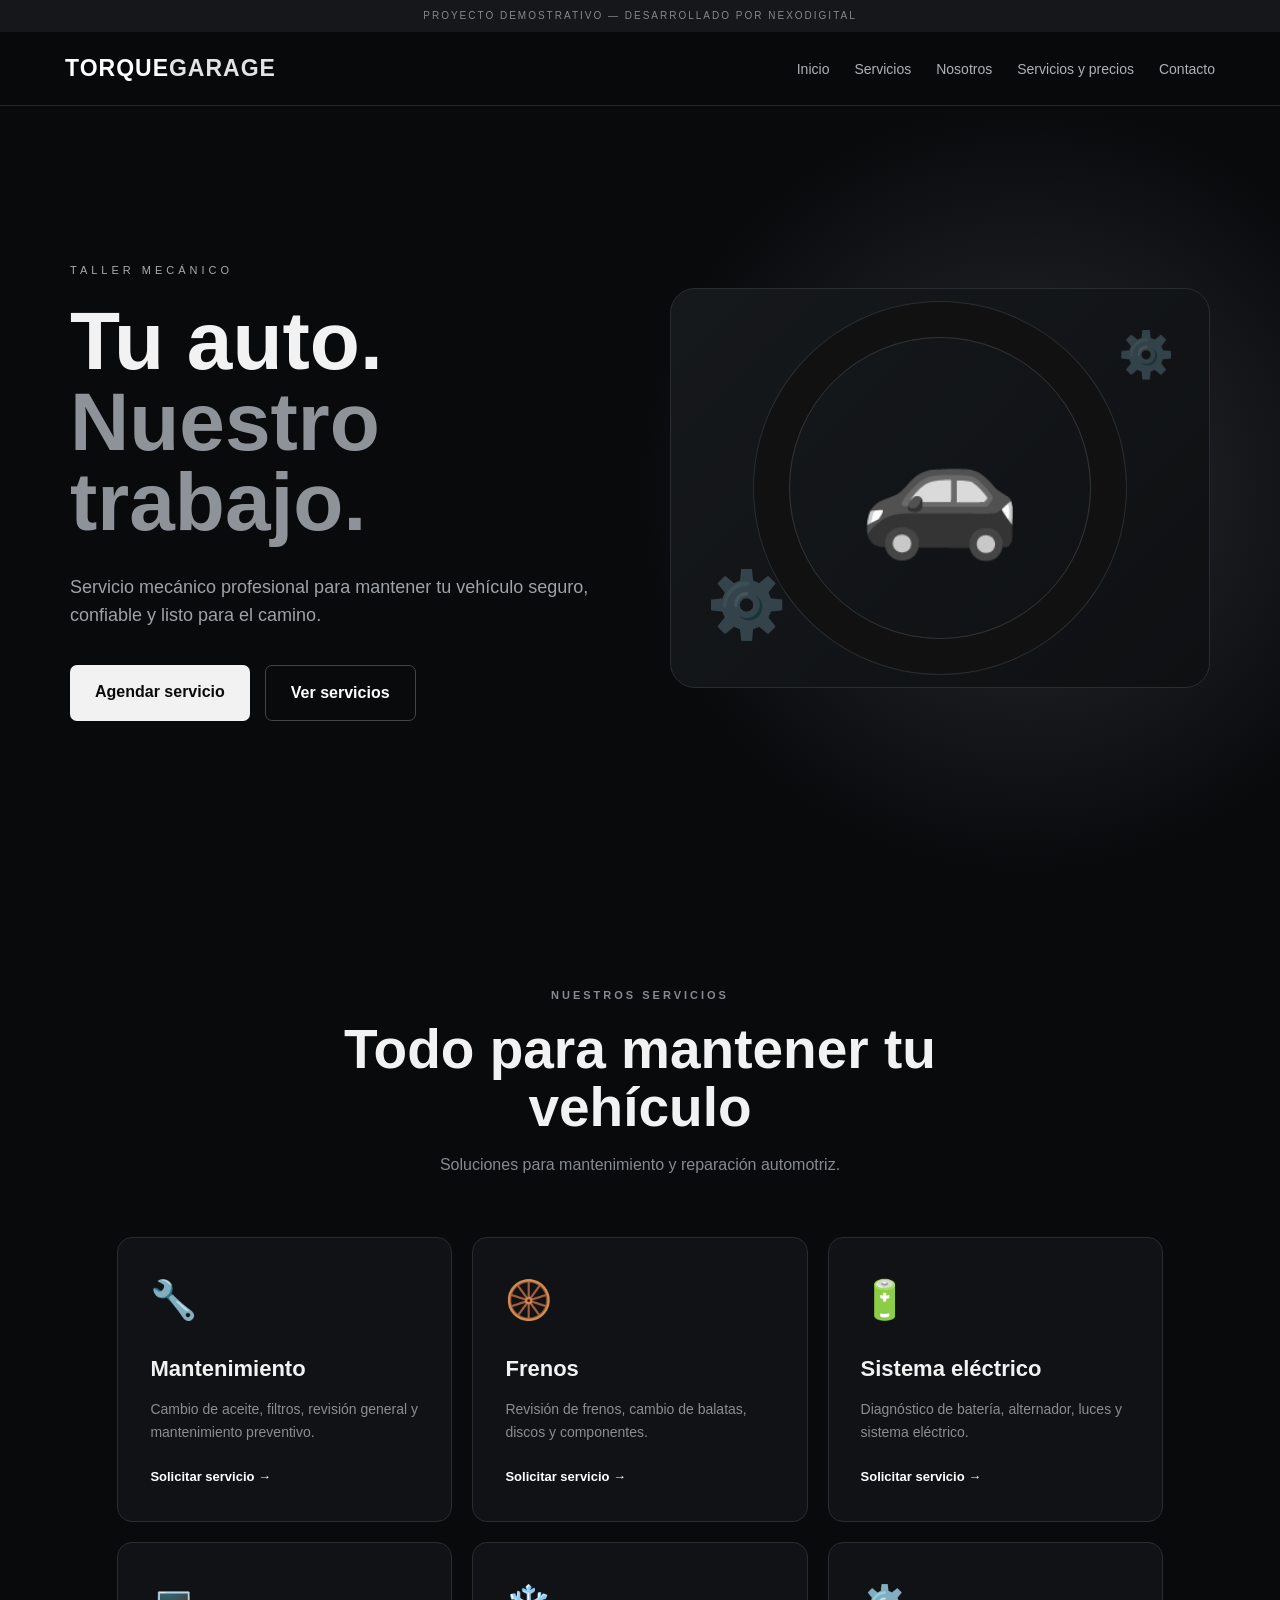
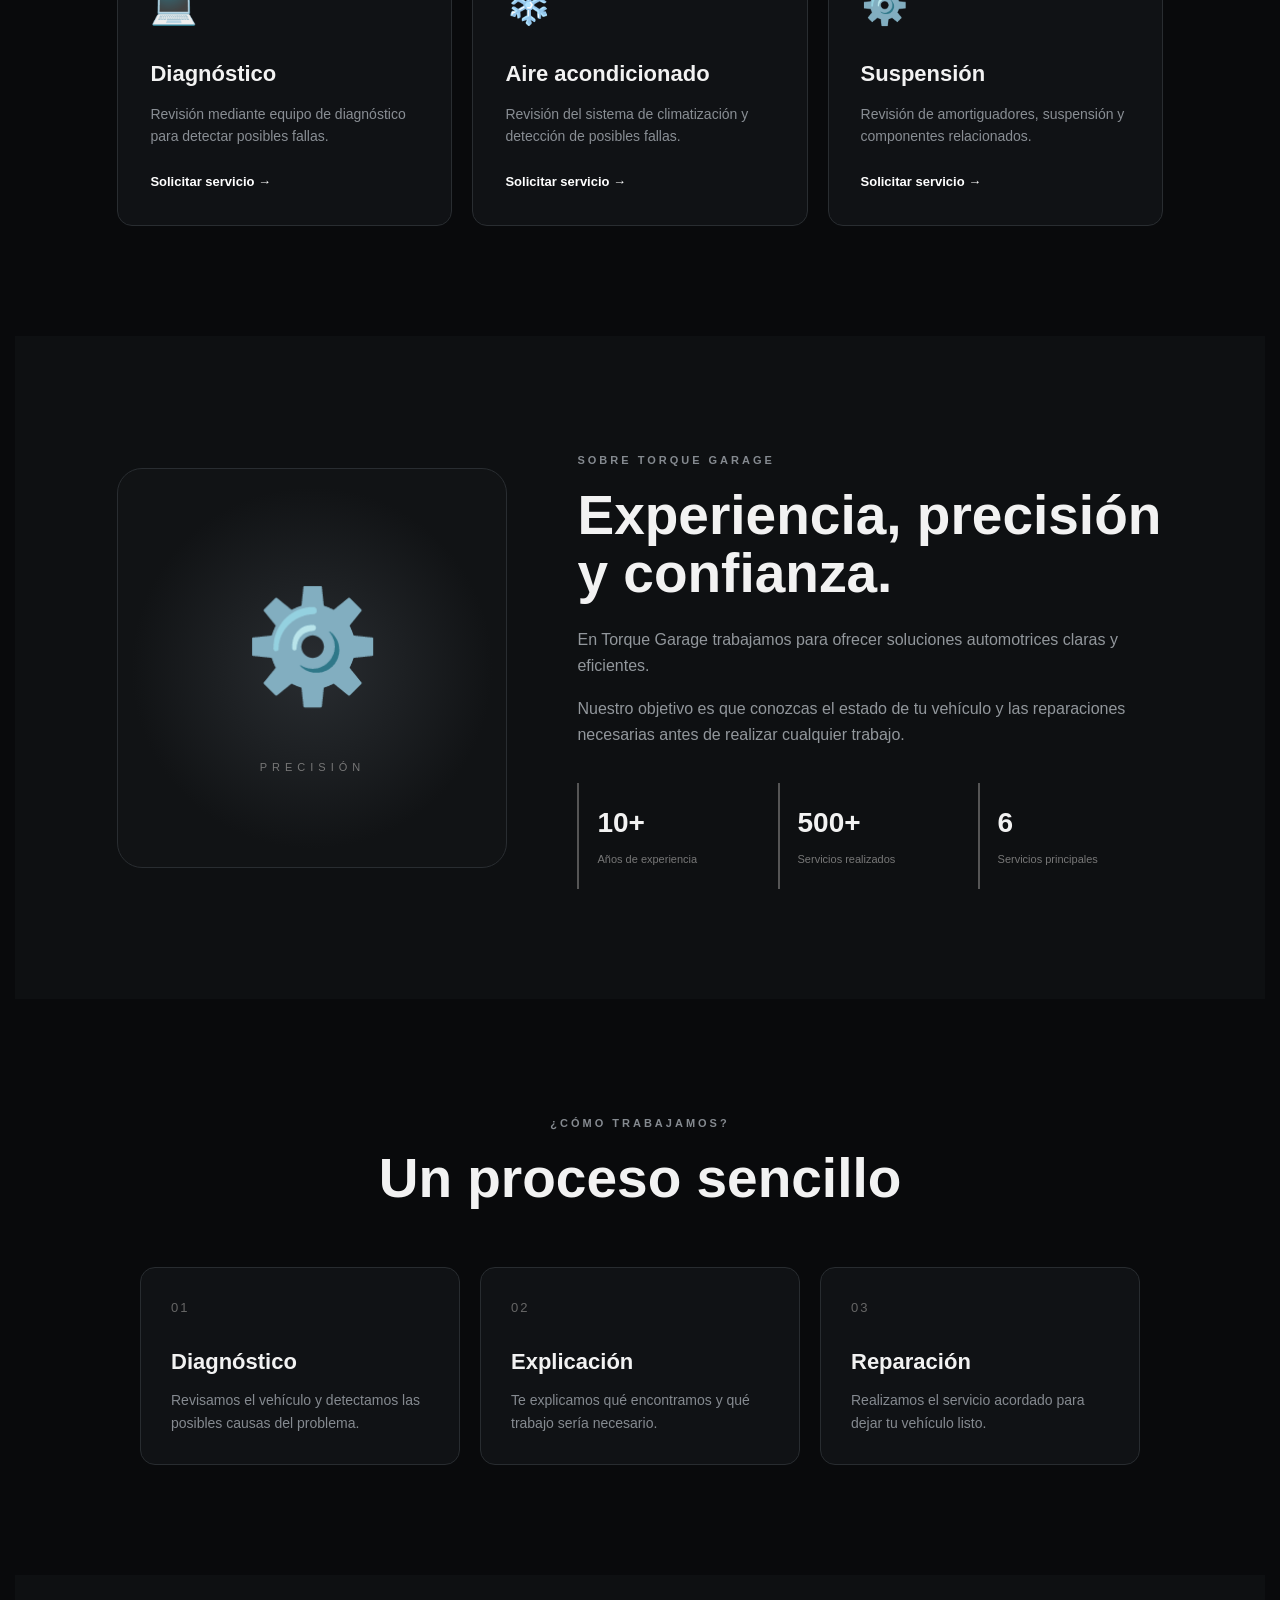
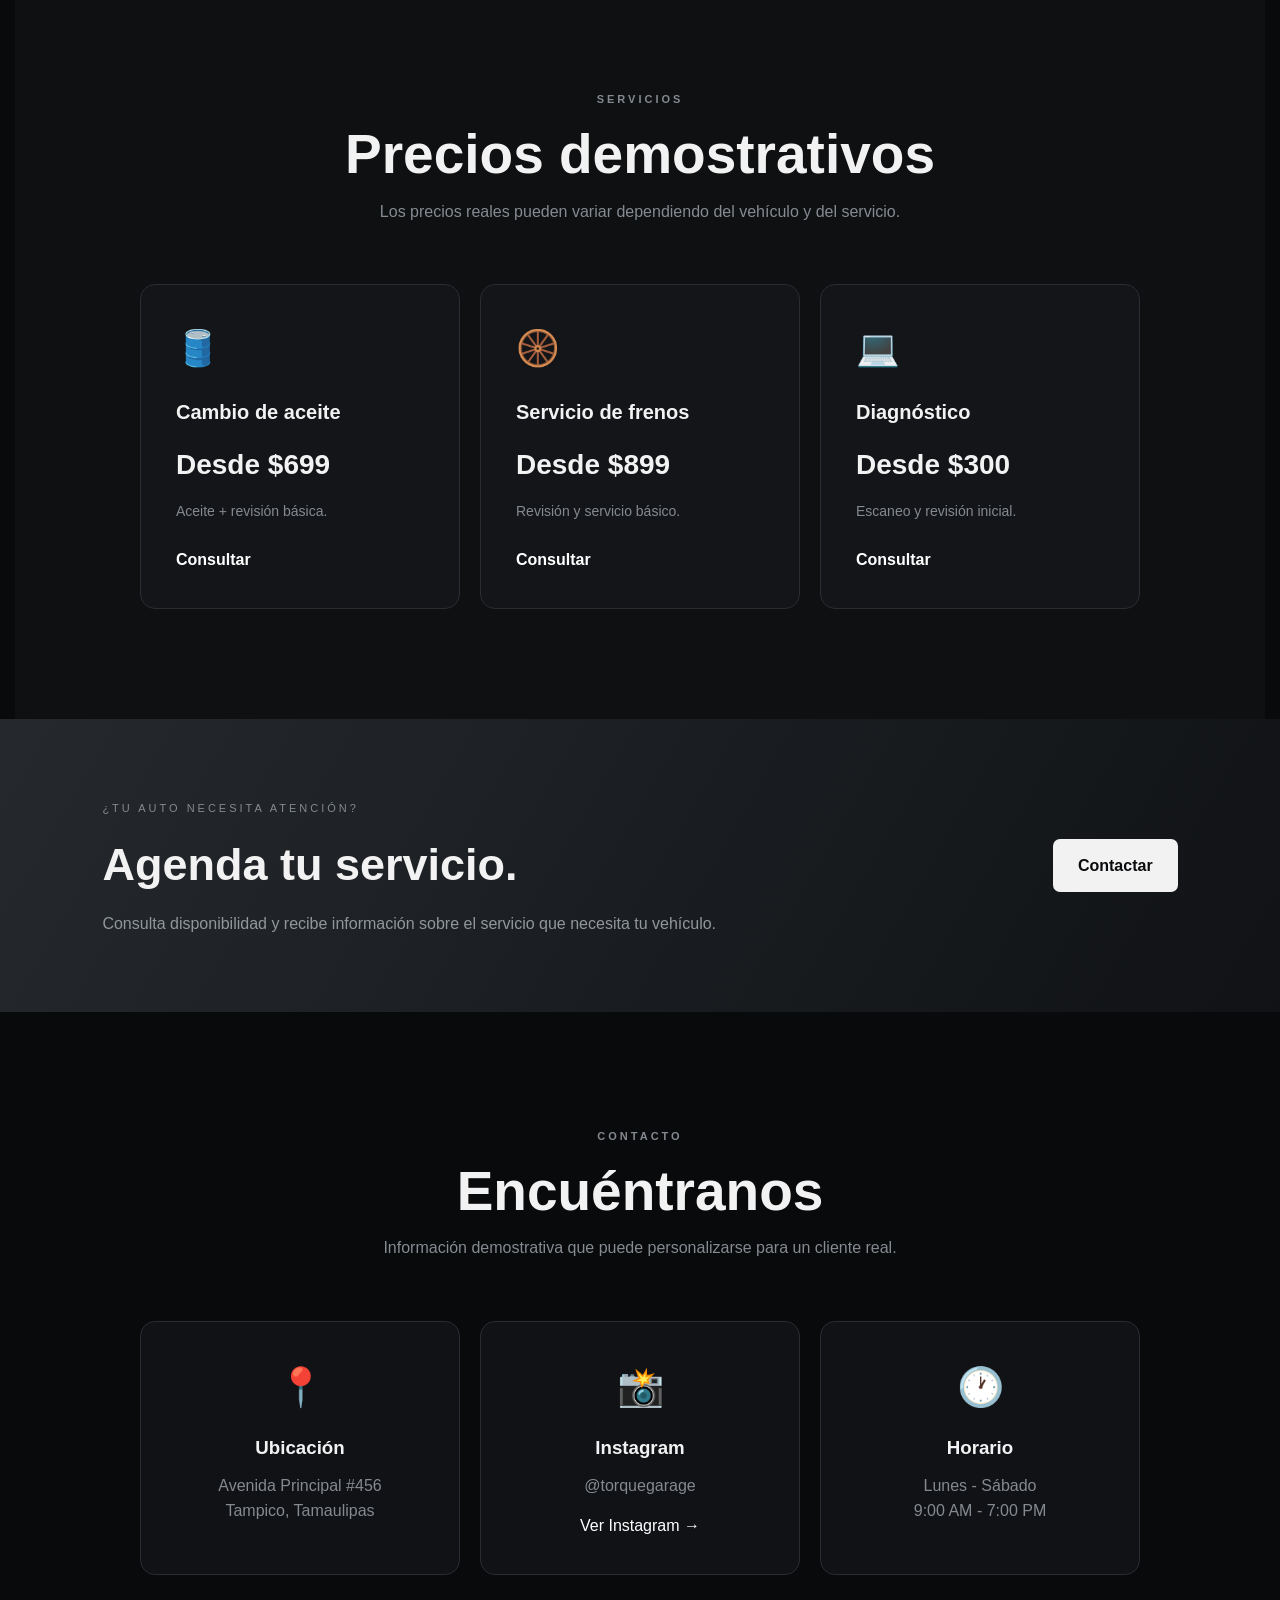
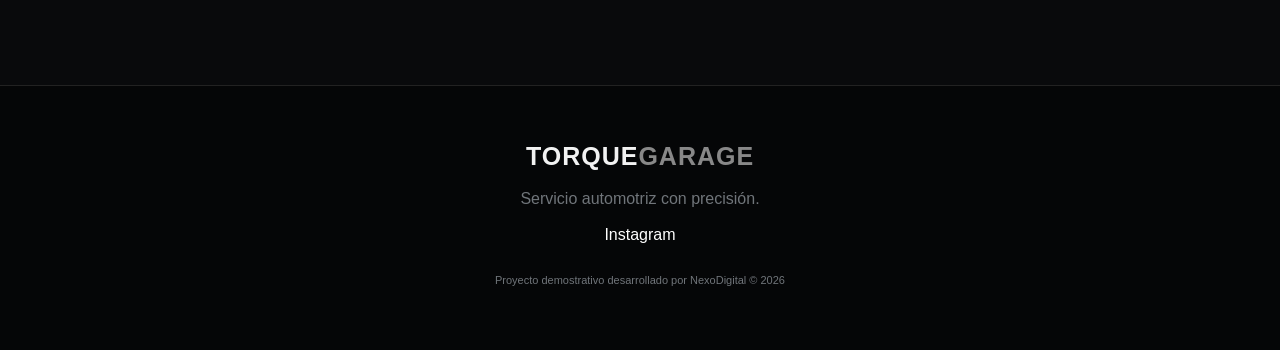
<file: proyectos/taller/index.html>
<!DOCTYPE html>
<html lang="es">

<head>

    <meta charset="UTF-8">

    <meta name="viewport" content="width=device-width, initial-scale=1.0">

    <meta
        name="description"
        content="Torque Garage - Taller mecánico. Proyecto demostrativo de NexoDigital."
    >

    <title>Torque Garage | Taller Mecánico</title>

    <link rel="stylesheet" href="style.css">

</head>


<body>

    <!-- AVISO DEMOSTRATIVO -->

    <div class="demo-bar">
        PROYECTO DEMOSTRATIVO — DESARROLLADO POR NEXODIGITAL
    </div>


    <!-- NAVEGACIÓN -->

    <header>

        <nav class="navbar">

            <a href="#inicio" class="logo">
                TORQUE<span>GARAGE</span>
            </a>


            <button
                class="menu-button"
                id="menuButton"
            >
                ☰
            </button>


            <ul class="nav-links" id="navLinks">

                <li>
                    <a href="#inicio">Inicio</a>
                </li>

                <li>
                    <a href="#servicios">Servicios</a>
                </li>

                <li>
                    <a href="#nosotros">Nosotros</a>
                </li>

                <li>
                    <a href="#precios">Servicios y precios</a>
                </li>

                <li>
                    <a href="#contacto">Contacto</a>
                </li>

            </ul>

        </nav>

    </header>


    <main>


        <!-- HERO -->

        <section
            id="inicio"
            class="hero"
        >

            <div class="hero-grid">

                <div class="hero-content">

                    <span class="hero-label">
                        TALLER MECÁNICO
                    </span>


                    <h1>
                        Tu auto.
                        <strong>Nuestro trabajo.</strong>
                    </h1>


                    <p>
                        Servicio mecánico profesional para mantener
                        tu vehículo seguro, confiable y listo para el camino.
                    </p>


                    <div class="hero-buttons">

                        <a
                            href="#contacto"
                            class="button"
                        >
                            Agendar servicio
                        </a>


                        <a
                            href="#servicios"
                            class="button button-outline"
                        >
                            Ver servicios
                        </a>

                    </div>

                </div>


                <div class="car-display">

                    <div class="car-icon">
                        🚗
                    </div>

                    <div class="gear gear-one">
                        ⚙️
                    </div>

                    <div class="gear gear-two">
                        ⚙️
                    </div>

                </div>

            </div>

        </section>


        <!-- SERVICIOS -->

        <section
            id="servicios"
            class="section"
        >

            <div class="section-title">

                <span>NUESTROS SERVICIOS</span>

                <h2>
                    Todo para mantener tu vehículo
                </h2>

                <p>
                    Soluciones para mantenimiento y reparación automotriz.
                </p>

            </div>


            <div class="services-grid">


                <article class="service-card">

                    <div class="service-icon">
                        🔧
                    </div>

                    <h3>
                        Mantenimiento
                    </h3>

                    <p>
                        Cambio de aceite, filtros, revisión general
                        y mantenimiento preventivo.
                    </p>

                    <a href="#contacto">
                        Solicitar servicio →
                    </a>

                </article>


                <article class="service-card">

                    <div class="service-icon">
                        🛞
                    </div>

                    <h3>
                        Frenos
                    </h3>

                    <p>
                        Revisión de frenos, cambio de balatas,
                        discos y componentes.
                    </p>

                    <a href="#contacto">
                        Solicitar servicio →
                    </a>

                </article>


                <article class="service-card">

                    <div class="service-icon">
                        🔋
                    </div>

                    <h3>
                        Sistema eléctrico
                    </h3>

                    <p>
                        Diagnóstico de batería, alternador,
                        luces y sistema eléctrico.
                    </p>

                    <a href="#contacto">
                        Solicitar servicio →
                    </a>

                </article>


                <article class="service-card">

                    <div class="service-icon">
                        💻
                    </div>

                    <h3>
                        Diagnóstico
                    </h3>

                    <p>
                        Revisión mediante equipo de diagnóstico
                        para detectar posibles fallas.
                    </p>

                    <a href="#contacto">
                        Solicitar servicio →
                    </a>

                </article>


                <article class="service-card">

                    <div class="service-icon">
                        ❄️
                    </div>

                    <h3>
                        Aire acondicionado
                    </h3>

                    <p>
                        Revisión del sistema de climatización
                        y detección de posibles fallas.
                    </p>

                    <a href="#contacto">
                        Solicitar servicio →
                    </a>

                </article>


                <article class="service-card">

                    <div class="service-icon">
                        ⚙️
                    </div>

                    <h3>
                        Suspensión
                    </h3>

                    <p>
                        Revisión de amortiguadores, suspensión
                        y componentes relacionados.
                    </p>

                    <a href="#contacto">
                        Solicitar servicio →
                    </a>

                </article>

            </div>

        </section>


        <!-- SOBRE NOSOTROS -->

        <section
            id="nosotros"
            class="section about-section"
        >

            <div class="about-grid">

                <div class="about-visual">

                    <div class="engine-icon">
                        ⚙️
                    </div>

                    <span>
                        PRECISIÓN
                    </span>

                </div>


                <div class="about-content">

                    <span class="section-label">
                        SOBRE TORQUE GARAGE
                    </span>

                    <h2>
                        Experiencia,
                        precisión y confianza.
                    </h2>

                    <p>
                        En Torque Garage trabajamos para ofrecer
                        soluciones automotrices claras y eficientes.
                    </p>

                    <p>
                        Nuestro objetivo es que conozcas el estado
                        de tu vehículo y las reparaciones necesarias
                        antes de realizar cualquier trabajo.
                    </p>


                    <div class="stats">

                        <div>
                            <strong>10+</strong>
                            <span>Años de experiencia</span>
                        </div>

                        <div>
                            <strong>500+</strong>
                            <span>Servicios realizados</span>
                        </div>

                        <div>
                            <strong>6</strong>
                            <span>Servicios principales</span>
                        </div>

                    </div>

                </div>

            </div>

        </section>


        <!-- PROCESO -->

        <section class="section process-section">

            <div class="section-title">

                <span>¿CÓMO TRABAJAMOS?</span>

                <h2>
                    Un proceso sencillo
                </h2>

            </div>


            <div class="process-grid">


                <div class="process-card">

                    <div class="process-number">
                        01
                    </div>

                    <h3>
                        Diagnóstico
                    </h3>

                    <p>
                        Revisamos el vehículo y detectamos
                        las posibles causas del problema.
                    </p>

                </div>


                <div class="process-card">

                    <div class="process-number">
                        02
                    </div>

                    <h3>
                        Explicación
                    </h3>

                    <p>
                        Te explicamos qué encontramos y
                        qué trabajo sería necesario.
                    </p>

                </div>


                <div class="process-card">

                    <div class="process-number">
                        03
                    </div>

                    <h3>
                        Reparación
                    </h3>

                    <p>
                        Realizamos el servicio acordado
                        para dejar tu vehículo listo.
                    </p>

                </div>

            </div>

        </section>


        <!-- PRECIOS -->

        <section
            id="precios"
            class="section prices-section"
        >

            <div class="section-title">

                <span>SERVICIOS</span>

                <h2>
                    Precios demostrativos
                </h2>

                <p>
                    Los precios reales pueden variar dependiendo
                    del vehículo y del servicio.
                </p>

            </div>


            <div class="prices-grid">


                <article class="price-card">

                    <div class="price-icon">
                        🛢️
                    </div>

                    <h3>
                        Cambio de aceite
                    </h3>

                    <strong>
                        Desde $699
                    </strong>

                    <p>
                        Aceite + revisión básica.
                    </p>

                    <a href="#contacto">
                        Consultar
                    </a>

                </article>


                <article class="price-card">

                    <div class="price-icon">
                        🛞
                    </div>

                    <h3>
                        Servicio de frenos
                    </h3>

                    <strong>
                        Desde $899
                    </strong>

                    <p>
                        Revisión y servicio básico.
                    </p>

                    <a href="#contacto">
                        Consultar
                    </a>

                </article>


                <article class="price-card">

                    <div class="price-icon">
                        💻
                    </div>

                    <h3>
                        Diagnóstico
                    </h3>

                    <strong>
                        Desde $300
                    </strong>

                    <p>
                        Escaneo y revisión inicial.
                    </p>

                    <a href="#contacto">
                        Consultar
                    </a>

                </article>

            </div>

        </section>


        <!-- CTA -->

        <section class="cta">

            <div>

                <span>
                    ¿TU AUTO NECESITA ATENCIÓN?
                </span>

                <h2>
                    Agenda tu servicio.
                </h2>

                <p>
                    Consulta disponibilidad y recibe información
                    sobre el servicio que necesita tu vehículo.
                </p>

            </div>


            <a
                href="#contacto"
                class="button"
            >
                Contactar
            </a>

        </section>


        <!-- CONTACTO -->

        <section
            id="contacto"
            class="section contact-section"
        >

            <div class="section-title">

                <span>CONTACTO</span>

                <h2>
                    Encuéntranos
                </h2>

                <p>
                    Información demostrativa que puede
                    personalizarse para un cliente real.
                </p>

            </div>


            <div class="contact-grid">


                <article class="contact-card">

                    <div>
                        📍
                    </div>

                    <h3>
                        Ubicación
                    </h3>

                    <p>
                        Avenida Principal #456
                        <br>
                        Tampico, Tamaulipas
                    </p>

                </article>


                <article class="contact-card">

                    <div>
                        📸
                    </div>

                    <h3>
                        Instagram
                    </h3>

                    <p>
                        @torquegarage
                    </p>

                    <a
                        href="https://instagram.com/torquegarage"
                        target="_blank"
                    >
                        Ver Instagram →
                    </a>

                </article>


                <article class="contact-card">

                    <div>
                        🕐
                    </div>

                    <h3>
                        Horario
                    </h3>

                    <p>
                        Lunes - Sábado
                        <br>
                        9:00 AM - 7:00 PM
                    </p>

                </article>

            </div>

        </section>

    </main>


    <!-- FOOTER -->

    <footer>

        <div class="footer-logo">
            TORQUE<span>GARAGE</span>
        </div>

        <p>
            Servicio automotriz con precisión.
        </p>

        <a
            href="https://instagram.com/torquegarage"
            target="_blank"
        >
            Instagram
        </a>

        <p class="copyright">
            Proyecto demostrativo desarrollado por
            NexoDigital © 2026
        </p>

    </footer>


    <script src="script.js"></script>

</body>

</html>
</file>
<file: style.css>
* {
    margin: 0;
    padding: 0;
    box-sizing: border-box;
}


html {
    scroll-behavior: smooth;
}


body {
    font-family: Arial, Helvetica, sans-serif;
    background: #080808;
    color: #ffffff;
    line-height: 1.6;
}


/* =========================
   NAVBAR
========================= */

header {
    position: fixed;
    top: 0;
    left: 0;
    width: 100%;
    z-index: 1000;
    background: rgba(8, 8, 8, 0.9);
    backdrop-filter: blur(12px);
    border-bottom: 1px solid #222;
}


.navbar {
    max-width: 1200px;
    margin: auto;
    padding: 18px 25px;

    display: flex;
    align-items: center;
    justify-content: space-between;
}


.logo,
.footer-logo {
    font-size: 25px;
    font-weight: 800;
    color: white;
    text-decoration: none;
}


.logo span,
.footer-logo span {
    color: #777;
}


.nav-links {
    display: flex;
    gap: 25px;
    list-style: none;
}


.nav-links a {
    color: #ccc;
    text-decoration: none;
    transition: 0.3s;
}


.nav-links a:hover {
    color: white;
}


.menu-button {
    display: none;
    background: none;
    border: none;
    color: white;
    font-size: 28px;
    cursor: pointer;
}


/* =========================
   HERO
========================= */

.hero {
    min-height: 100vh;
    padding: 150px 8% 80px;

    display: grid;
    grid-template-columns: 1.2fr 0.8fr;
    align-items: center;
    gap: 70px;

    background:
        radial-gradient(circle at top right, #222 0%, transparent 35%),
        #080808;
}


.hero-content {
    max-width: 700px;
}


.hero-badge {
    display: inline-block;

    padding: 8px 15px;

    border: 1px solid #333;
    border-radius: 50px;

    color: #aaa;

    font-size: 12px;
    letter-spacing: 2px;

    margin-bottom: 25px;
}


.hero h1 {
    font-size: clamp(45px, 6vw, 75px);
    line-height: 1.05;
    margin-bottom: 25px;
}


.hero h1 span {
    color: #888;
}


.hero p {
    color: #aaa;
    font-size: 18px;
    max-width: 650px;
}


.hero-buttons {
    margin-top: 35px;

    display: flex;
    gap: 15px;
    flex-wrap: wrap;
}


.button {
    display: inline-block;

    padding: 14px 25px;

    background: white;
    color: black;

    text-decoration: none;

    border-radius: 10px;

    font-weight: bold;

    transition: 0.3s;
}


.button:hover {
    transform: translateY(-4px);
}


.button.secondary {
    background: transparent;
    color: white;
    border: 1px solid #444;
}


/* =========================
   CODE CARD
========================= */

.hero-card {
    display: flex;
    justify-content: center;
}


.code-window {
    width: 100%;
    max-width: 450px;

    background: #111;

    border: 1px solid #292929;

    border-radius: 18px;

    overflow: hidden;

    box-shadow: 0 30px 80px rgba(0, 0, 0, 0.5);
}


.window-top {
    height: 45px;

    display: flex;
    align-items: center;

    gap: 8px;

    padding: 0 18px;

    border-bottom: 1px solid #222;
}


.window-top span {
    width: 10px;
    height: 10px;

    border-radius: 50%;

    background: #444;
}


.code-content {
    padding: 35px;

    font-family: monospace;

    color: #aaa;

    font-size: 17px;
}


.code-content span {
    color: #fff;
}


.indent {
    margin-left: 25px;
    color: #777;
}


/* =========================
   SECCIONES
========================= */

.section {
    padding: 110px 8%;
}


.dark-section {
    background: #0d0d0d;
}


.section-title {
    max-width: 750px;
    margin: 0 auto 60px;

    text-align: center;
}


.section-title span {
    color: #777;

    font-size: 12px;

    letter-spacing: 3px;

    font-weight: bold;
}


.section-title h2 {
    font-size: clamp(32px, 5vw, 50px);

    line-height: 1.1;

    margin: 15px 0;
}


.section-title p {
    color: #999;
}


/* =========================
   NOSOTROS
========================= */

.about-grid {
    max-width: 1100px;

    margin: auto;

    display: grid;

    grid-template-columns: 1.3fr 0.7fr;

    gap: 50px;

    align-items: center;
}


.about-text h3 {
    font-size: 30px;

    margin-bottom: 20px;
}


.about-text p {
    color: #aaa;

    margin-bottom: 18px;
}


.about-box {
    padding: 40px;

    border: 1px solid #292929;

    border-radius: 20px;

    background: #111;
}


.about-icon {
    font-size: 45px;

    margin-bottom: 20px;
}


.about-box p {
    color: #999;

    margin-top: 10px;
}


/* =========================
   SERVICIOS
========================= */

.services-grid {
    max-width: 1200px;

    margin: auto;

    display: grid;

    grid-template-columns: repeat(4, 1fr);

    gap: 20px;
}


.service-card {
    padding: 30px;

    background: #111;

    border: 1px solid #242424;

    border-radius: 18px;

    transition: 0.3s;
}


.service-card:hover {
    transform: translateY(-8px);

    border-color: #444;
}


.service-icon {
    font-size: 35px;

    margin-bottom: 20px;
}


.service-card h3 {
    font-size: 22px;

    margin-bottom: 10px;
}


.service-card p {
    color: #999;

    margin-bottom: 20px;
}


.service-card ul {
    list-style: none;

    color: #aaa;

    font-size: 14px;
}


.service-card li {
    margin: 8px 0;
}


/* =========================
   PROYECTOS
========================= */

.projects-grid {
    max-width: 1200px;

    margin: auto;

    display: grid;

    grid-template-columns: repeat(3, 1fr);

    gap: 25px;
}


.project-card {
    background: #111;

    border: 1px solid #252525;

    border-radius: 18px;

    overflow: hidden;

    transition: 0.3s;
}


.project-card:hover {
    transform: translateY(-8px);
}


.project-image {
    height: 230px;

    display: flex;

    align-items: center;
    justify-content: center;

    position: relative;

    background: #181818;
}


.project-image span {
    position: absolute;

    top: 15px;
    left: 15px;

    background: #000;

    padding: 6px 10px;

    border-radius: 5px;

    font-size: 10px;

    letter-spacing: 1px;
}


.project-icon {
    font-size: 70px;
}


.restaurant-image {
    background: linear-gradient(135deg, #1c1c1c, #101010);
}


.mechanic-image {
    background: linear-gradient(135deg, #202020, #101010);
}


.construction-image {
    background: linear-gradient(135deg, #252525, #101010);
}


.project-content {
    padding: 25px;
}


.project-content small {
    color: #777;

    font-size: 10px;

    letter-spacing: 1px;
}


.project-content h3 {
    font-size: 25px;

    margin: 10px 0;
}


.project-content p {
    color: #999;

    margin-bottom: 20px;
}


.project-button {
    color: white;

    text-decoration: none;

    font-weight: bold;
}


.project-button:hover {
    text-decoration: underline;
}


/* =========================
   PRECIOS
========================= */

.pricing-grid {
    max-width: 1100px;

    margin: auto;

    display: grid;

    grid-template-columns: repeat(3, 1fr);

    gap: 25px;
}


.price-card {
    position: relative;

    padding: 40px 30px;

    background: #111;

    border: 1px solid #292929;

    border-radius: 20px;
}


.price-card.featured {
    border-color: #666;
}


.popular {
    position: absolute;

    top: -13px;
    left: 50%;

    transform: translateX(-50%);

    padding: 5px 15px;

    background: white;

    color: black;

    border-radius: 20px;

    font-size: 10px;

    font-weight: bold;
}


.price-card h3 {
    font-size: 25px;
}


.price {
    font-size: 45px;

    font-weight: bold;

    margin: 15px 0;
}


.price-card p {
    color: #888;
}


.price-card ul {
    list-style: none;

    margin: 30px 0;

    color: #aaa;
}


.price-card li {
    margin: 10px 0;
}


/* =========================
   CONTACTO INSTAGRAM
========================= */

.contact-section {
    min-height: 600px;
}


.instagram-contact {
    max-width: 600px;

    margin: auto;

    padding: 50px 30px;

    text-align: center;

    background: #111;

    border: 1px solid #292929;

    border-radius: 25px;
}


.instagram-logo {
    width: 90px;
    height: 90px;

    margin: auto auto 25px;

    display: flex;

    align-items: center;
    justify-content: center;

    border: 3px solid white;

    border-radius: 25px;

    font-size: 60px;
}


.instagram-contact h3 {
    font-size: 28px;

    margin-bottom: 10px;
}


.instagram-contact p {
    color: #999;

    margin-bottom: 30px;
}


.instagram-button {
    display: inline-block;

    padding: 14px 30px;

    border-radius: 10px;

    border: 1px solid #444;

    color: white;

    text-decoration: none;

    font-weight: bold;

    transition: 0.3s;
}


.instagram-button:hover {
    transform: translateY(-4px);

    background: white;

    color: black;
}


/* =========================
   FOOTER
========================= */

footer {
    padding: 50px 8%;

    text-align: center;

    background: #050505;

    border-top: 1px solid #222;
}


footer p {
    color: #777;

    margin: 10px 0;
}


footer a {
    color: white;

    text-decoration: none;
}


.copyright {
    font-size: 13px;
}


/* =========================
   RESPONSIVE
========================= */

@media (max-width: 1000px) {

    .services-grid {
        grid-template-columns: repeat(2, 1fr);
    }

    .hero {
        grid-template-columns: 1fr;
    }

}


@media (max-width: 800px) {

    .nav-links {
        display: none;

        position: absolute;

        top: 70px;
        left: 0;

        width: 100%;

        background: #0b0b0b;

        padding: 25px;

        flex-direction: column;

        text-align: center;
    }


    .nav-links.active {
        display: flex;
    }


    .menu-button {
        display: block;
    }


    .about-grid {
        grid-template-columns: 1fr;
    }


    .projects-grid {
        grid-template-columns: 1fr;
    }


    .pricing-grid {
        grid-template-columns: 1fr;
    }

}


@media (max-width: 600px) {

    .section {
        padding: 80px 20px;
    }


    .hero {
        padding: 130px 20px 70px;
    }


    .services-grid {
        grid-template-columns: 1fr;
    }


    .hero h1 {
        font-size: 45px;
    }


    .hero-buttons {
        flex-direction: column;
    }


    .hero-buttons .button {
        text-align: center;
    }

}
</file>
<file: proyectos/constructora/style.css>
* {
    margin: 0;
    padding: 0;
    box-sizing: border-box;
}

html {
    scroll-behavior: smooth;
}

body {
    font-family: Arial, Helvetica, sans-serif;
    background: #f5f5f5;
    color: #171717;
    line-height: 1.6;
}


/* DEMO */

.demo {
    background: #111;
    color: #fff;
    text-align: center;
    padding: 9px;
    font-size: 12px;
    letter-spacing: 1px;
    font-weight: bold;
}


/* NAVBAR */

header {
    background: #fff;
    position: sticky;
    top: 0;
    z-index: 1000;
    border-bottom: 1px solid #ddd;
}

.navbar {
    max-width: 1200px;
    margin: auto;
    min-height: 75px;
    padding: 0 25px;

    display: flex;
    align-items: center;
    justify-content: space-between;
}

.logo {
    display: flex;
    align-items: center;
    gap: 10px;

    font-size: 20px;
    font-weight: 800;
}

.logo span {
    background: #e3a008;
    color: #111;

    width: 40px;
    height: 40px;

    display: flex;
    align-items: center;
    justify-content: center;

    border-radius: 5px;
}

.nav-links {
    display: flex;
    list-style: none;
    gap: 25px;
}

.nav-links a {
    color: #222;
    text-decoration: none;
    font-size: 14px;
    font-weight: 600;
    transition: .3s;
}

.nav-links a:hover {
    color: #d49300;
}

.menu-btn {
    display: none;
    border: none;
    background: none;
    font-size: 30px;
    cursor: pointer;
}


/* HERO */

.hero {
    min-height: 650px;
    padding: 80px 8%;

    background:
        linear-gradient(
            110deg,
            #181818,
            #252525
        );

    color: white;

    display: flex;
    align-items: center;
    justify-content: space-between;

    gap: 60px;
}

.hero-content {
    max-width: 700px;
}

.small-title {
    color: #e5a900;
    font-size: 14px;
    font-weight: bold;
    letter-spacing: 2px;
    margin-bottom: 20px;
}

.hero h1 {
    font-size: clamp(45px, 6vw, 75px);
    line-height: 1.05;
    margin-bottom: 25px;
}

.hero h1 span {
    color: #e3a008;
}

.hero p {
    color: #d0d0d0;
    font-size: 18px;
    max-width: 600px;
}

.hero-buttons {
    margin-top: 35px;
    display: flex;
    gap: 15px;
    flex-wrap: wrap;
}

.btn {
    text-decoration: none;
    padding: 14px 24px;
    display: inline-block;
    font-weight: bold;
    transition: .3s;
}

.primary {
    background: #e3a008;
    color: #111;
}

.primary:hover {
    background: #ffc52c;
    transform: translateY(-3px);
}

.secondary {
    border: 1px solid #777;
    color: white;
}

.secondary:hover {
    border-color: #e3a008;
    color: #e3a008;
}

.hero-card {
    width: 330px;
    min-height: 300px;

    background: #303030;
    border: 1px solid #555;

    padding: 40px;

    display: flex;
    flex-direction: column;
    justify-content: center;

    box-shadow: 20px 20px 0 #e3a008;
}

.building-icon {
    font-size: 70px;
    margin-bottom: 20px;
}

.hero-card h3 {
    font-size: 25px;
    margin-bottom: 10px;
}

.hero-card p {
    font-size: 15px;
}


/* SECTIONS */

.section {
    max-width: 1200px;
    margin: auto;
    padding: 100px 25px;
}

.dark {
    max-width: none;
    background: #1c1c1c;
    color: white;
    padding-left: 8%;
    padding-right: 8%;
}

.section-title {
    margin-bottom: 55px;
}

.section-title p {
    color: #d49300;
    font-size: 13px;
    font-weight: bold;
    letter-spacing: 2px;
    margin-bottom: 8px;
}

.section-title h2 {
    font-size: 42px;
    line-height: 1.2;
}


/* ABOUT */

.about {
    display: grid;
    grid-template-columns: 1fr 1fr;
    gap: 70px;
    align-items: center;
}

.about-text h3 {
    font-size: 32px;
    margin-bottom: 20px;
}

.about-text p {
    margin-bottom: 20px;
    color: #555;
}

.stats {
    display: grid;
    grid-template-columns: 1fr 1fr;
    gap: 20px;
}

.stat {
    background: white;
    border: 1px solid #ddd;
    padding: 30px;
}

.stat strong {
    display: block;
    font-size: 40px;
    color: #d49300;
}

.stat span {
    color: #555;
}


/* SERVICES */

.services {
    display: grid;
    grid-template-columns: repeat(3, 1fr);
    gap: 20px;
}

.service {
    padding: 35px;
    background: #262626;
    border: 1px solid #3d3d3d;

    transition: .3s;
}

.service:hover {
    transform: translateY(-8px);
    border-color: #e3a008;
}

.service-icon {
    font-size: 40px;
    margin-bottom: 20px;
}

.service h3 {
    font-size: 21px;
    margin-bottom: 12px;
}

.service p {
    color: #aaa;
}


/* PROJECTS */

.projects {
    display: grid;
    grid-template-columns: repeat(3, 1fr);
    gap: 25px;
}

.project {
    background: white;
    border: 1px solid #ddd;
    overflow: hidden;

    transition: .3s;
}

.project:hover {
    transform: translateY(-8px);
    box-shadow: 0 15px 35px rgba(0,0,0,.1);
}

.project-image {
    height: 230px;

    display: flex;
    align-items: center;
    justify-content: center;

    font-size: 80px;
}

.house {
    background: #ded6c7;
}

.building {
    background: #cbd0d4;
}

.remodel {
    background: #d6c4aa;
}

.project-content {
    padding: 30px;
}

.project-content span {
    color: #d49300;
    font-size: 12px;
    font-weight: bold;
    letter-spacing: 1px;
}

.project-content h3 {
    font-size: 25px;
    margin: 8px 0;
}

.project-content p {
    color: #666;
    margin-bottom: 20px;
}

.project-btn {
    background: none;
    border: none;
    border-bottom: 2px solid #e3a008;
    padding-bottom: 5px;

    cursor: pointer;
    font-weight: bold;
}


/* PROCESS */

.process-section {
    background: #eeeeee;
    max-width: none;
    padding-left: 8%;
    padding-right: 8%;
}

.process {
    display: grid;
    grid-template-columns: repeat(4, 1fr);
    gap: 25px;
}

.step {
    position: relative;
}

.number {
    color: #d49300;
    font-size: 35px;
    font-weight: 900;
    margin-bottom: 10px;
}

.step h3 {
    font-size: 22px;
    margin-bottom: 8px;
}

.step p {
    color: #666;
}


/* CTA */

.cta {
    background: #e3a008;
    padding: 65px 8%;

    display: flex;
    align-items: center;
    justify-content: space-between;

    gap: 30px;
}

.cta p {
    font-size: 13px;
    font-weight: bold;
    letter-spacing: 2px;
}

.cta h2 {
    font-size: 40px;
    margin-top: 5px;
}

.cta .primary {
    background: #111;
    color: white;
}

.cta .primary:hover {
    background: #292929;
}


/* CONTACT */

.contact-container {
    display: grid;
    grid-template-columns: 1fr 1fr;
    gap: 50px;
}

.contact-info h3 {
    font-size: 30px;
    margin-bottom: 15px;
}

.contact-info p {
    color: #666;
    margin-bottom: 25px;
}

.contact-item {
    margin: 18px 0;
    font-weight: 600;
}

.contact-card {
    background: #1c1c1c;
    color: white;
    padding: 40px;
}

.contact-card h3 {
    font-size: 28px;
    margin-bottom: 15px;
}

.contact-card p {
    color: #aaa;
    margin-bottom: 25px;
}

.instagram-btn {
    display: inline-block;
    background: #e3a008;
    color: #111;
    padding: 14px 25px;

    text-decoration: none;
    font-weight: bold;

    transition: .3s;
}

.instagram-btn:hover {
    transform: translateY(-3px);
}


/* FOOTER */

footer {
    background: #111;
    color: white;
    text-align: center;
    padding: 50px 20px;
}

.footer-logo {
    font-size: 25px;
    font-weight: bold;
    margin-bottom: 10px;
}

footer p {
    color: #999;
}

.copyright {
    margin-top: 20px;
    font-size: 13px;
}


/* ANIMACIONES */

.service,
.project,
.step,
.stat {
    opacity: 0;
    transform: translateY(30px);
    transition: .7s;
}

.show {
    opacity: 1;
    transform: translateY(0);
}


/* RESPONSIVE */

@media (max-width: 900px) {

    .nav-links {
        position: absolute;
        top: 75px;
        left: 0;

        width: 100%;

        background: white;

        flex-direction: column;
        align-items: center;

        padding: 25px;

        display: none;
    }

    .nav-links.active {
        display: flex;
    }

    .menu-btn {
        display: block;
    }

    .hero {
        flex-direction: column;
        text-align: center;
        padding: 70px 25px;
    }

    .hero-buttons {
        justify-content: center;
    }

    .hero-card {
        width: 100%;
        max-width: 400px;
    }

    .about,
    .contact-container {
        grid-template-columns: 1fr;
    }

    .services,
    .projects {
        grid-template-columns: repeat(2, 1fr);
    }

    .process {
        grid-template-columns: repeat(2, 1fr);
    }

    .cta {
        flex-direction: column;
        text-align: center;
    }
}


@media (max-width: 600px) {

    .logo {
        font-size: 16px;
    }

    .hero h1 {
        font-size: 45px;
    }

    .hero-card {
        box-shadow: 10px 10px 0 #e3a008;
    }

    .section-title h2 {
        font-size: 32px;
    }

    .services,
    .projects,
    .process {
        grid-template-columns: 1fr;
    }

    .stats {
        grid-template-columns: 1fr;
    }

    .cta h2 {
        font-size: 30px;
    }
}
</file>
<file: proyectos/restaurante/style.css>
* {
    margin: 0;
    padding: 0;
    box-sizing: border-box;
}


html {
    scroll-behavior: smooth;
}


body {
    font-family: Arial, Helvetica, sans-serif;

    background: #0c0b0a;

    color: #f5f1eb;

    line-height: 1.6;
}


/* =========================
   AVISO DEMOSTRATIVO
========================= */

.demo-bar {
    background: #171411;

    color: #b8a98f;

    text-align: center;

    padding: 8px;

    font-size: 11px;

    letter-spacing: 1.5px;
}


/* =========================
   NAVBAR
========================= */

header {
    position: sticky;

    top: 0;

    z-index: 1000;

    background: rgba(12, 11, 10, 0.95);

    backdrop-filter: blur(12px);

    border-bottom: 1px solid #29231e;
}


.navbar {
    max-width: 1200px;

    margin: auto;

    padding: 18px 25px;

    display: flex;

    align-items: center;

    justify-content: space-between;
}


.logo {
    color: #fff;

    text-decoration: none;

    font-size: 25px;

    font-weight: bold;
}


.logo span {
    color: #b9976b;
}


.nav-links {
    display: flex;

    gap: 28px;

    list-style: none;
}


.nav-links a {
    color: #cfc7bd;

    text-decoration: none;

    font-size: 14px;

    transition: 0.3s;
}


.nav-links a:hover {
    color: #c49a6c;
}


.menu-button {
    display: none;

    border: none;

    background: none;

    color: white;

    font-size: 28px;

    cursor: pointer;
}


/* =========================
   HERO
========================= */

.hero {
    min-height: 90vh;

    position: relative;

    display: flex;

    align-items: center;

    justify-content: center;

    text-align: center;

    overflow: hidden;

    background:
        radial-gradient(
            circle at center,
            #392c20,
            #0c0b0a 65%
        );
}


.hero-overlay {
    position: absolute;

    inset: 0;

    background:
        linear-gradient(
            rgba(0,0,0,0.25),
            rgba(0,0,0,0.7)
        );
}


.hero-content {
    position: relative;

    z-index: 2;

    max-width: 850px;

    padding: 30px;
}


.hero-label {
    display: inline-block;

    color: #d0ad7b;

    font-size: 12px;

    letter-spacing: 4px;

    margin-bottom: 20px;
}


.hero h1 {
    font-family: Georgia, serif;

    font-size: clamp(45px, 7vw, 85px);

    line-height: 1.05;

    margin-bottom: 25px;
}


.hero h1 strong {
    display: block;

    color: #c89d68;
}


.hero p {
    max-width: 600px;

    margin: auto;

    color: #c8c0b7;

    font-size: 19px;
}


.hero-buttons {
    margin-top: 35px;

    display: flex;

    justify-content: center;

    gap: 15px;

    flex-wrap: wrap;
}


.button {
    display: inline-block;

    padding: 14px 27px;

    border-radius: 8px;

    background: #c39461;

    color: #100e0c;

    text-decoration: none;

    font-weight: bold;

    transition: 0.3s;
}


.button:hover {
    transform: translateY(-4px);

    background: #dfb785;
}


.button-outline {
    background: transparent;

    border: 1px solid #8f7353;

    color: white;
}


/* =========================
   SECCIONES
========================= */

.section {
    padding: 110px 8%;

    max-width: 1300px;

    margin: auto;
}


.menu-section {
    max-width: none;

    background: #12100e;
}


.section-title {
    max-width: 700px;

    margin: 0 auto 60px;

    text-align: center;
}


.section-title span {
    color: #b88b5c;

    font-size: 11px;

    letter-spacing: 3px;

    font-weight: bold;
}


.section-title h2 {
    font-family: Georgia, serif;

    font-size: clamp(35px, 5vw, 55px);

    line-height: 1.1;

    margin: 15px 0;
}


.section-title p {
    color: #999;
}


/* =========================
   NOSOTROS
========================= */

.about {
    max-width: 1050px;

    margin: auto;

    display: grid;

    grid-template-columns: 1.3fr 0.7fr;

    gap: 60px;

    align-items: center;
}


.about-text p {
    color: #aaa;

    margin-bottom: 18px;

    font-size: 17px;
}


.about-text strong {
    color: #c9a06d;
}


.about-card {
    padding: 40px;

    background: #161310;

    border: 1px solid #30271f;

    border-radius: 18px;

    text-align: center;
}


.about-icon {
    font-size: 55px;

    margin-bottom: 20px;
}


.about-card h3 {
    font-family: Georgia, serif;

    font-size: 27px;

    margin-bottom: 10px;
}


.about-card p {
    color: #999;
}


/* =========================
   MENÚ
========================= */

.menu-section {
    padding-left: 8%;

    padding-right: 8%;
}


.menu-grid {
    max-width: 1100px;

    margin: auto;

    display: grid;

    grid-template-columns: repeat(3, 1fr);

    gap: 25px;
}


.food-card {
    overflow: hidden;

    background: #181512;

    border: 1px solid #2d261f;

    border-radius: 15px;

    transition: 0.3s;
}


.food-card:hover {
    transform: translateY(-7px);

    border-color: #725537;
}


.food-image {
    height: 190px;

    display: flex;

    align-items: center;

    justify-content: center;

    font-size: 75px;

    background: #211b16;
}


.tacos {
    background: #302217;
}


.burger {
    background: #251d17;
}


.nachos {
    background: #322817;
}


.quesadillas {
    background: #2a2118;
}


.enchiladas {
    background: #301e17;
}


.dessert {
    background: #292019;
}


.food-content {
    padding: 25px;
}


.food-title {
    display: flex;

    justify-content: space-between;

    gap: 15px;

    margin-bottom: 10px;
}


.food-title h3 {
    font-family: Georgia, serif;

    font-size: 21px;
}


.food-title strong {
    color: #c89c67;

    white-space: nowrap;
}


.food-content p {
    color: #92908c;

    font-size: 14px;
}


/* =========================
   PROMOCIÓN
========================= */

.promo {
    padding: 70px 8%;

    background:
        linear-gradient(
            100deg,
            #4a3421,
            #201811
        );

    display: flex;

    justify-content: space-between;

    align-items: center;

    gap: 30px;
}


.promo span {
    color: #d7b383;

    font-size: 11px;

    letter-spacing: 3px;
}


.promo h2 {
    font-family: Georgia, serif;

    font-size: 40px;

    margin: 8px 0;
}


.promo p {
    color: #c5b7a7;
}


/* =========================
   GALERÍA
========================= */

.gallery {
    max-width: 1050px;

    margin: auto;

    display: grid;

    grid-template-columns: repeat(3, 1fr);

    gap: 15px;
}


.gallery-item {
    height: 220px;

    display: flex;

    align-items: center;

    justify-content: center;

    font-size: 65px;

    background:
        linear-gradient(
            135deg,
            #282019,
            #15110e
        );

    border: 1px solid #30271f;

    border-radius: 12px;

    transition: 0.3s;
}


.gallery-item:hover {
    transform: scale(1.03);

    border-color: #80603e;
}


/* =========================
   HORARIOS
========================= */

.hours-section {
    padding: 80px 8%;

    background: #12100e;
}


.hours-card {
    max-width: 950px;

    margin: auto;

    padding: 45px;

    display: grid;

    grid-template-columns: 1fr 1.3fr;

    gap: 50px;

    background: #181512;

    border: 1px solid #30271f;

    border-radius: 18px;
}


.hours-card span {
    color: #b88b5c;

    font-size: 11px;

    letter-spacing: 3px;
}


.hours-card h2 {
    font-family: Georgia, serif;

    font-size: 40px;

    margin-top: 10px;
}


.hours p {
    padding: 15px 0;

    border-bottom: 1px solid #2d2722;

    display: flex;

    justify-content: space-between;

    gap: 20px;
}


.hours strong {
    color: #ddd;
}


.hours span {
    color: #9d9389;

    letter-spacing: 0;
}


/* =========================
   CONTACTO
========================= */

.contact-grid {
    max-width: 1050px;

    margin: auto;

    display: grid;

    grid-template-columns: repeat(3, 1fr);

    gap: 20px;
}


.contact-card {
    padding: 35px 25px;

    text-align: center;

    background: #15120f;

    border: 1px solid #2b241e;

    border-radius: 16px;
}


.contact-icon {
    font-size: 38px;

    margin-bottom: 15px;
}


.contact-card h3 {
    font-family: Georgia, serif;

    font-size: 23px;

    margin-bottom: 10px;
}


.contact-card p {
    color: #999;
}


.contact-card a {
    display: inline-block;

    margin-top: 15px;

    color: #c69b68;

    text-decoration: none;
}


/* =========================
   FOOTER
========================= */

footer {
    padding: 50px 8%;

    text-align: center;

    background: #080706;

    border-top: 1px solid #27211c;
}


.footer-logo {
    font-family: Georgia, serif;

    font-size: 28px;

    font-weight: bold;
}


.footer-logo span {
    color: #bd9160;
}


footer p {
    color: #777;

    margin: 10px 0;
}


footer a {
    color: #c39a6a;

    text-decoration: none;
}


.copyright {
    margin-top: 25px !important;

    font-size: 12px;
}


/* =========================
   RESPONSIVE
========================= */

@media (max-width: 900px) {

    .menu-button {
        display: block;
    }


    .nav-links {
        display: none;

        position: absolute;

        top: 100%;

        left: 0;

        width: 100%;

        padding: 25px;

        flex-direction: column;

        text-align: center;

        background: #0c0b0a;

        border-bottom: 1px solid #29231e;
    }


    .nav-links.active {
        display: flex;
    }


    .about {
        grid-template-columns: 1fr;
    }


    .menu-grid {
        grid-template-columns: repeat(2, 1fr);
    }


    .gallery {
        grid-template-columns: repeat(2, 1fr);
    }


    .contact-grid {
        grid-template-columns: 1fr;
    }


    .hours-card {
        grid-template-columns: 1fr;
    }


    .promo {
        flex-direction: column;

        text-align: center;
    }

}


@media (max-width: 600px) {

    .section {
        padding: 80px 20px;
    }


    .hero h1 {
        font-size: 48px;
    }


    .menu-grid {
        grid-template-columns: 1fr;
    }


    .gallery {
        grid-template-columns: 1fr;
    }


    .gallery-item {
        height: 180px;
    }


    .hours-card {
        padding: 30px 20px;
    }


    .hours p {
        flex-direction: column;

        gap: 3px;
    }


    .promo {
        padding: 60px 20px;
    }

}
</file>
<file: proyectos/taller/style.css>
* {
    margin: 0;
    padding: 0;
    box-sizing: border-box;
}


html {
    scroll-behavior: smooth;
}


body {
    font-family: Arial, Helvetica, sans-serif;

    background: #090a0c;

    color: #f2f2f2;

    line-height: 1.6;
}


/* =========================
   DEMO
========================= */

.demo-bar {
    background: #15171a;

    color: #888;

    text-align: center;

    padding: 8px;

    font-size: 10px;

    letter-spacing: 2px;
}


/* =========================
   NAVBAR
========================= */

header {
    position: sticky;

    top: 0;

    z-index: 1000;

    background: rgba(9, 10, 12, 0.95);

    backdrop-filter: blur(12px);

    border-bottom: 1px solid #24272b;
}


.navbar {
    max-width: 1200px;

    margin: auto;

    padding: 18px 25px;

    display: flex;

    justify-content: space-between;

    align-items: center;
}


.logo {
    color: white;

    text-decoration: none;

    font-size: 23px;

    font-weight: 900;

    letter-spacing: 1px;
}


.logo span {
    color: #e3e3e3;
}


.nav-links {
    display: flex;

    gap: 25px;

    list-style: none;
}


.nav-links a {
    color: #aeb2b7;

    text-decoration: none;

    font-size: 14px;

    transition: 0.3s;
}


.nav-links a:hover {
    color: white;
}


.menu-button {
    display: none;

    border: none;

    background: none;

    color: white;

    font-size: 28px;

    cursor: pointer;
}


/* =========================
   HERO
========================= */

.hero {
    min-height: 85vh;

    background:
        radial-gradient(
            circle at 80% 50%,
            #282b2f,
            transparent 35%
        ),
        #090a0c;

    display: flex;

    align-items: center;
}


.hero-grid {
    width: 100%;

    max-width: 1200px;

    margin: auto;

    padding: 90px 30px;

    display: grid;

    grid-template-columns: 1fr 1fr;

    gap: 60px;

    align-items: center;
}


.hero-label {
    color: #aaa;

    font-size: 11px;

    letter-spacing: 4px;
}


.hero h1 {
    font-size: clamp(50px, 7vw, 82px);

    line-height: 0.98;

    margin: 20px 0 30px;
}


.hero h1 strong {
    display: block;

    color: #8e9399;
}


.hero p {
    max-width: 600px;

    color: #9ea3a8;

    font-size: 18px;
}


.hero-buttons {
    display: flex;

    gap: 15px;

    flex-wrap: wrap;

    margin-top: 35px;
}


.button {
    display: inline-block;

    padding: 14px 25px;

    background: #f2f2f2;

    color: #0a0b0d;

    text-decoration: none;

    border-radius: 7px;

    font-weight: bold;

    transition: 0.3s;
}


.button:hover {
    transform: translateY(-4px);
}


.button-outline {
    background: transparent;

    color: white;

    border: 1px solid #444;
}


/* =========================
   AUTO
========================= */

.car-display {
    position: relative;

    min-height: 400px;

    display: flex;

    align-items: center;

    justify-content: center;

    border: 1px solid #292d31;

    border-radius: 25px;

    background:
        linear-gradient(
            135deg,
            #16191c,
            #0e1012
        );

    overflow: hidden;
}


.car-display::before {
    content: "";

    position: absolute;

    width: 300px;

    height: 300px;

    border-radius: 50%;

    border: 1px solid #333;

    box-shadow:
        0 0 0 35px #111,
        0 0 0 36px #2a2d30;
}


.car-icon {
    position: relative;

    z-index: 2;

    font-size: 130px;

    filter: grayscale(1);

    animation: carFloat 3s ease-in-out infinite;
}


@keyframes carFloat {

    0%,
    100% {
        transform: translateY(0);
    }

    50% {
        transform: translateY(-10px);
    }

}


.gear {
    position: absolute;

    opacity: 0.3;

    font-size: 45px;

    animation: rotate 8s linear infinite;
}


.gear-one {
    top: 30px;

    right: 35px;
}


.gear-two {
    bottom: 30px;

    left: 35px;

    font-size: 65px;

    animation-direction: reverse;
}


@keyframes rotate {

    from {
        transform: rotate(0);
    }

    to {
        transform: rotate(360deg);
    }

}


/* =========================
   SECCIONES
========================= */

.section {
    max-width: 1250px;

    margin: auto;

    padding: 110px 8%;
}


.about-section,
.prices-section {
    background: #0e1012;
}


.section-title {
    max-width: 750px;

    margin: 0 auto 60px;

    text-align: center;
}


.section-title span,
.section-label {
    color: #858a90;

    font-size: 11px;

    letter-spacing: 3px;

    font-weight: bold;
}


.section-title h2 {
    font-size: clamp(34px, 5vw, 55px);

    line-height: 1.05;

    margin: 15px 0;
}


.section-title p {
    color: #858b91;
}


/* =========================
   SERVICIOS
========================= */

.services-grid {
    max-width: 1100px;

    margin: auto;

    display: grid;

    grid-template-columns: repeat(3, 1fr);

    gap: 20px;
}


.service-card {
    padding: 32px;

    background: #101215;

    border: 1px solid #292d31;

    border-radius: 15px;

    transition: 0.3s;
}


.service-card:hover {
    transform: translateY(-8px);

    border-color: #555;
}


.service-icon {
    font-size: 38px;

    margin-bottom: 20px;
}


.service-card h3 {
    font-size: 22px;

    margin-bottom: 12px;
}


.service-card p {
    color: #898e94;

    font-size: 14px;

    margin-bottom: 20px;
}


.service-card a {
    color: white;

    text-decoration: none;

    font-size: 13px;

    font-weight: bold;
}


/* =========================
   NOSOTROS
========================= */

.about-grid {
    max-width: 1100px;

    margin: auto;

    display: grid;

    grid-template-columns: 0.8fr 1.2fr;

    gap: 70px;

    align-items: center;
}


.about-visual {
    min-height: 400px;

    display: flex;

    flex-direction: column;

    justify-content: center;

    align-items: center;

    background:
        radial-gradient(
            circle,
            #292d31,
            #111315 65%
        );

    border: 1px solid #292d31;

    border-radius: 25px;
}


.engine-icon {
    font-size: 110px;

    animation: rotate 12s linear infinite;
}


.about-visual span {
    margin-top: 25px;

    color: #777;

    letter-spacing: 5px;

    font-size: 11px;
}


.about-content h2 {
    font-size: clamp(35px, 5vw, 55px);

    line-height: 1.05;

    margin: 15px 0 25px;
}


.about-content p {
    color: #92979c;

    margin-bottom: 18px;
}


.stats {
    display: grid;

    grid-template-columns: repeat(3, 1fr);

    gap: 15px;

    margin-top: 35px;
}


.stats div {
    padding: 18px;

    border-left: 2px solid #555;
}


.stats strong {
    display: block;

    font-size: 28px;
}


.stats span {
    color: #777;

    font-size: 11px;
}


/* =========================
   PROCESO
========================= */

.process-section {
    background: #090a0c;
}


.process-grid {
    max-width: 1000px;

    margin: auto;

    display: grid;

    grid-template-columns: repeat(3, 1fr);

    gap: 20px;
}


.process-card {
    padding: 30px;

    background: #101215;

    border: 1px solid #282c30;

    border-radius: 15px;
}


.process-number {
    color: #666;

    font-size: 13px;

    letter-spacing: 2px;

    margin-bottom: 25px;
}


.process-card h3 {
    font-size: 22px;

    margin-bottom: 10px;
}


.process-card p {
    color: #858a90;

    font-size: 14px;
}


/* =========================
   PRECIOS
========================= */

.prices-grid {
    max-width: 1000px;

    margin: auto;

    display: grid;

    grid-template-columns: repeat(3, 1fr);

    gap: 20px;
}


.price-card {
    padding: 35px;

    background: #131518;

    border: 1px solid #292d31;

    border-radius: 15px;
}


.price-icon {
    font-size: 35px;

    margin-bottom: 20px;
}


.price-card h3 {
    font-size: 20px;

    margin-bottom: 15px;
}


.price-card strong {
    display: block;

    font-size: 28px;

    margin-bottom: 12px;
}


.price-card p {
    color: #858a90;

    font-size: 14px;

    margin-bottom: 25px;
}


.price-card a {
    color: white;

    text-decoration: none;

    font-weight: bold;
}


/* =========================
   CTA
========================= */

.cta {
    padding: 75px 8%;

    background:
        linear-gradient(
            120deg,
            #25292d,
            #101215
        );

    display: flex;

    justify-content: space-between;

    align-items: center;

    gap: 30px;
}


.cta span {
    color: #858a90;

    font-size: 11px;

    letter-spacing: 3px;
}


.cta h2 {
    font-size: 45px;

    margin: 10px 0;
}


.cta p {
    color: #92979c;

    max-width: 650px;
}


/* =========================
   CONTACTO
========================= */

.contact-grid {
    max-width: 1000px;

    margin: auto;

    display: grid;

    grid-template-columns: repeat(3, 1fr);

    gap: 20px;
}


.contact-card {
    padding: 35px 25px;

    text-align: center;

    background: #101215;

    border: 1px solid #292d31;

    border-radius: 15px;
}


.contact-card > div {
    font-size: 38px;

    margin-bottom: 15px;
}


.contact-card h3 {
    margin-bottom: 10px;
}


.contact-card p {
    color: #858a90;
}


.contact-card a {
    display: inline-block;

    margin-top: 15px;

    color: white;

    text-decoration: none;
}


/* =========================
   FOOTER
========================= */

footer {
    padding: 50px 8%;

    text-align: center;

    background: #050607;

    border-top: 1px solid #222;
}


.footer-logo {
    font-size: 25px;

    font-weight: 900;

    letter-spacing: 1px;
}


.footer-logo span {
    color: #888;
}


footer p {
    color: #70757a;

    margin: 10px 0;
}


footer a {
    color: white;

    text-decoration: none;
}


.copyright {
    margin-top: 25px !important;

    font-size: 11px;
}


/* =========================
   RESPONSIVE
========================= */

@media (max-width: 950px) {

    .hero-grid {
        grid-template-columns: 1fr;
    }


    .services-grid {
        grid-template-columns: repeat(2, 1fr);
    }


    .about-grid {
        grid-template-columns: 1fr;
    }

}


@media (max-width: 800px) {

    .menu-button {
        display: block;
    }


    .nav-links {
        display: none;

        position: absolute;

        top: 100%;

        left: 0;

        width: 100%;

        padding: 25px;

        flex-direction: column;

        text-align: center;

        background: #090a0c;

        border-bottom: 1px solid #24272b;
    }


    .nav-links.active {
        display: flex;
    }


    .process-grid,
    .prices-grid {
        grid-template-columns: 1fr;
    }


    .contact-grid {
        grid-template-columns: 1fr;
    }


    .cta {
        flex-direction: column;

        text-align: center;
    }

}


@media (max-width: 600px) {

    .section {
        padding: 80px 20px;
    }


    .hero-grid {
        padding: 70px 20px;
    }


    .hero h1 {
        font-size: 50px;
    }


    .services-grid {
        grid-template-columns: 1fr;
    }


    .stats {
        grid-template-columns: 1fr;
    }


    .car-display {
        min-height: 300px;
    }


    .car-icon {
        font-size: 90px;
    }


    .cta {
        padding: 60px 20px;
    }


    .cta h2 {
        font-size: 38px;
    }

}
</file>
